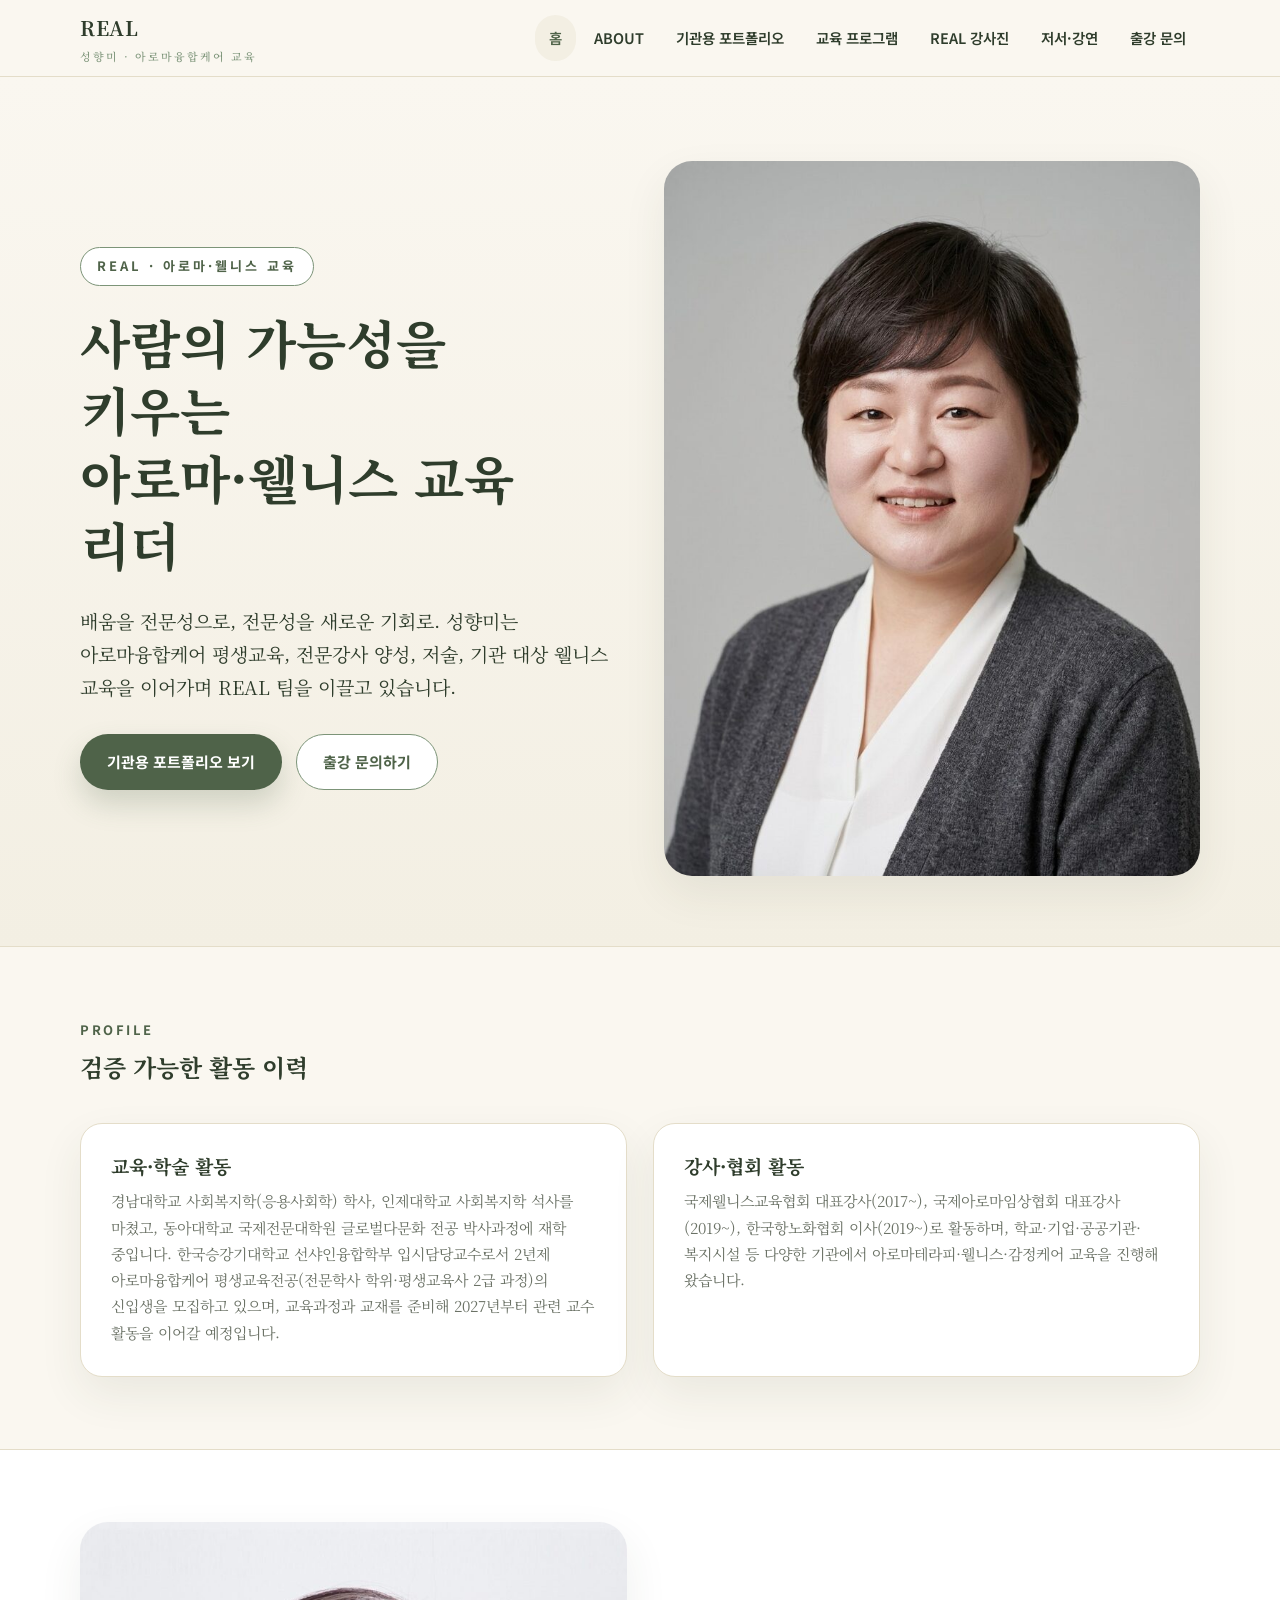
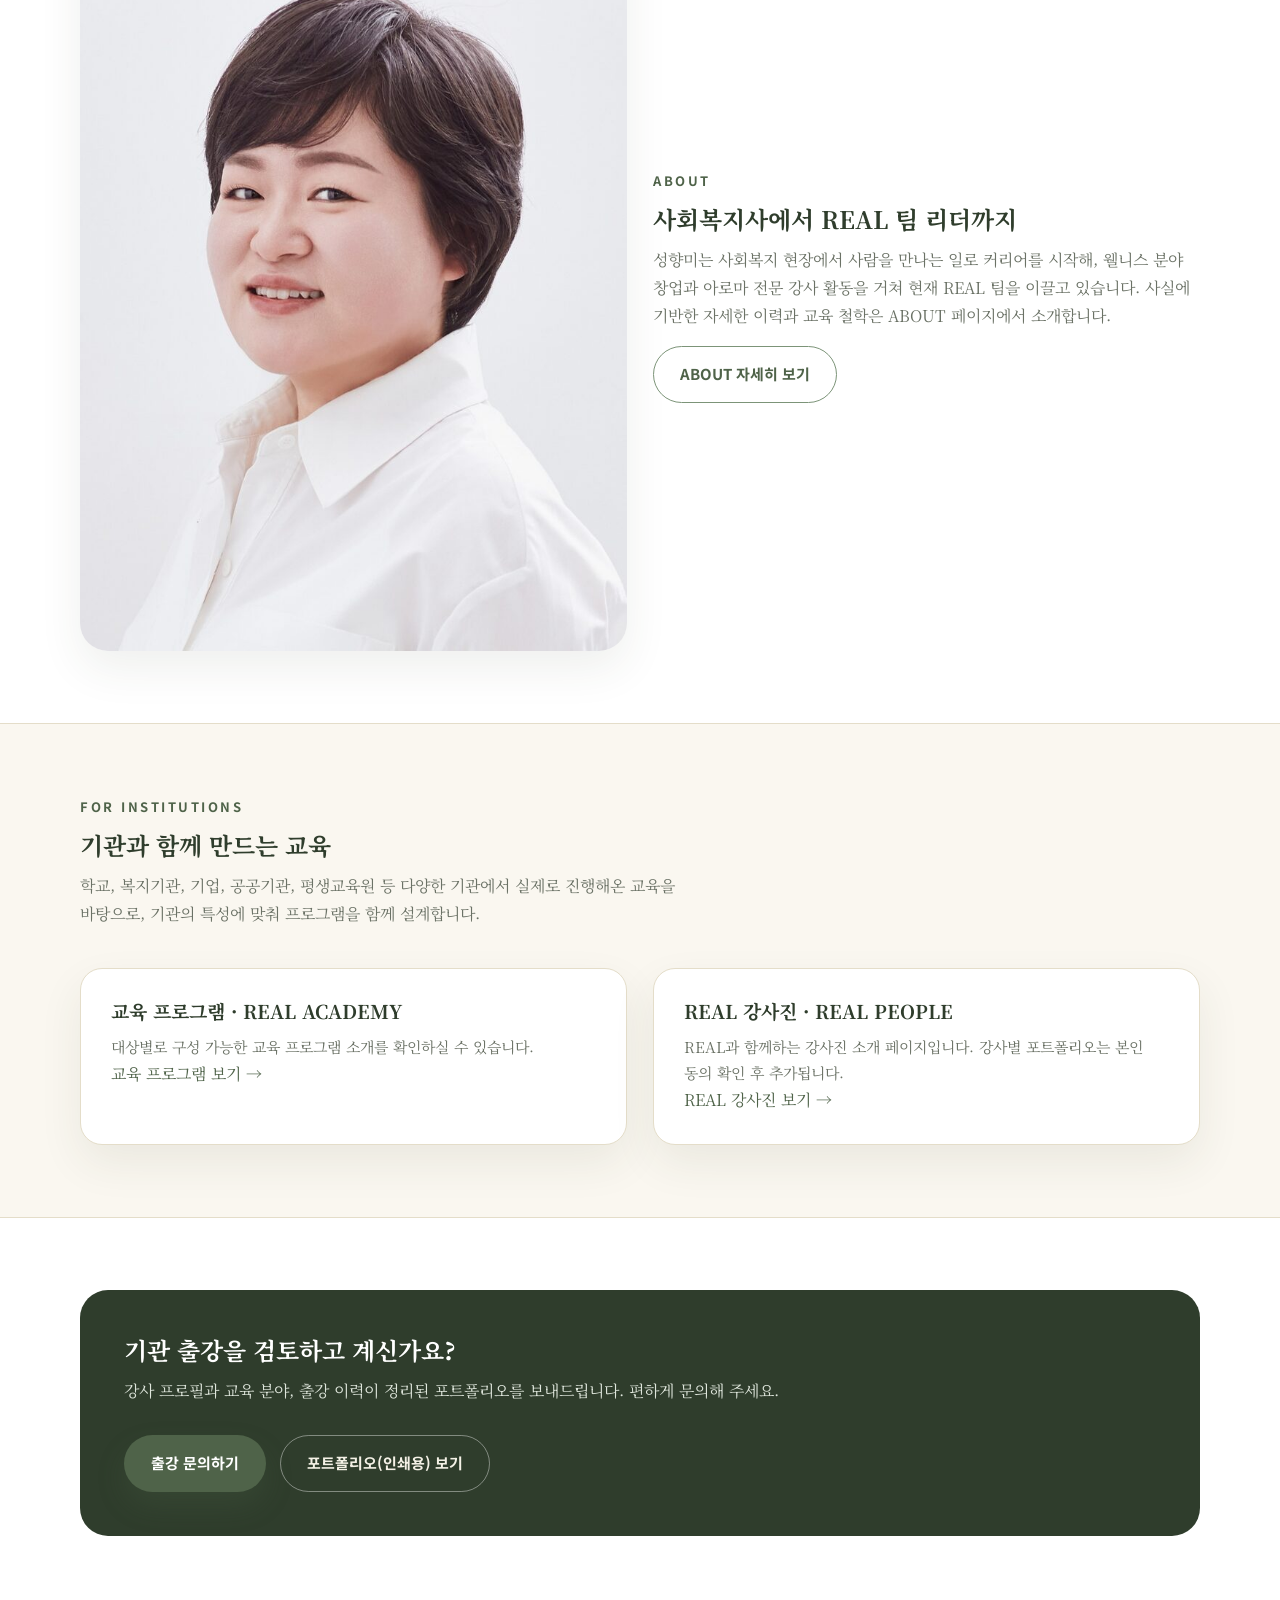
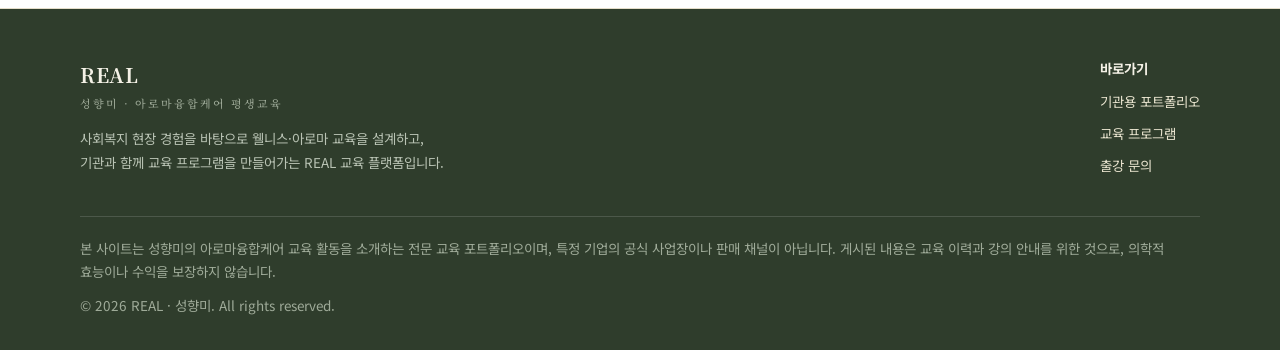
<file: real-brand/index.html>
<!doctype html>
<html lang="ko">
<head>
<meta charset="UTF-8" />
<meta name="viewport" content="width=device-width, initial-scale=1.0" />
<title>성향미 | REAL 아로마·웰니스 교육 리더</title>
<meta name="description" content="사람의 가능성을 키우는 아로마·웰니스 교육 리더 성향미. 평생교육 전문가, 교육과정 기획자, 전문강사 양성가, 저자, 교육 컨설턴트로서의 활동을 소개합니다." />
<link rel="canonical" href="https://real.aroma1004.com/" />
<meta name="robots" content="index,follow" />
<link rel="icon" href="data:image/svg+xml,%3Csvg xmlns='http://www.w3.org/2000/svg' viewBox='0 0 32 32'%3E%3Ccircle cx='16' cy='16' r='15' fill='%23f3efe3'/%3E%3Cpath d='M16 6c5 4 8 8 8 13a8 8 0 0 1-16 0c0-5 3-9 8-13Z' fill='none' stroke='%234f6349' stroke-width='2'/%3E%3C/svg%3E" />
<meta property="og:type" content="website" />
<meta property="og:site_name" content="REAL · 성향미" />
<meta property="og:title" content="성향미 | REAL 아로마·웰니스 교육 리더" />
<meta property="og:description" content="사람의 가능성을 키우는 아로마·웰니스 교육 리더 성향미. 평생교육 전문가, 교육과정 기획자, 전문강사 양성가, 저자, 교육 컨설턴트로서의 활동을 소개합니다." />
<meta property="og:url" content="https://real.aroma1004.com/" />
<meta name="twitter:card" content="summary" />
<link rel="preconnect" href="https://fonts.googleapis.com">
<link rel="preconnect" href="https://fonts.gstatic.com" crossorigin>
<link href="https://fonts.googleapis.com/css2?family=Noto+Serif+KR:wght@500;700;900&family=Noto+Sans+KR:wght@400;500;600;700;800&display=swap" rel="stylesheet">
<link rel="stylesheet" href="assets/style.css" />
</head>
<body>
  <header class="site-header">
    <div class="container nav">
      <a href="index.html" class="brand">REAL<small>성향미 · 아로마융합케어 교육</small></a>
      <button class="nav-toggle btn btn-outline no-print" id="navToggle" aria-label="메뉴 열기" aria-expanded="false">메뉴</button>
      <nav class="nav-links" id="navLinks">
        <a href="index.html" aria-current="page">홈</a>
        <a href="about.html">ABOUT</a>
        <a href="portfolio.html">기관용 포트폴리오</a>
        <a href="programs.html">교육 프로그램</a>
        <a href="team.html">REAL 강사진</a>
        <a href="publications.html">저서·강연</a>
        <a href="contact.html">출강 문의</a>
      </nav>
    </div>
  </header>

  <main>

    <section class="hero">
      <div class="container grid grid-2" style="align-items:center;gap:48px">
        <div>
          <span class="eyebrow">REAL · 아로마·웰니스 교육</span>
          <h1>사람의 가능성을 키우는<br>아로마·웰니스 교육 리더</h1>
          <p class="lede">
            배움을 전문성으로, 전문성을 새로운 기회로. 성향미는 아로마융합케어 평생교육,
            전문강사 양성, 저술, 기관 대상 웰니스 교육을 이어가며 REAL 팀을 이끌고 있습니다.
          </p>
          <div class="hero-actions">
            <a class="btn btn-primary" href="portfolio.html">기관용 포트폴리오 보기</a>
            <a class="btn btn-outline" href="contact.html">출강 문의하기</a>
          </div>
        </div>
        <div>
          <img src="assets/photos/seonghyangmi-4.jpg" alt="성향미 프로필 사진" style="width:100%;border-radius:28px;box-shadow:var(--shadow)">
        </div>
      </div>
    </section>

    <section>
      <div class="container">
        <div class="section-head">
          <span class="tag">Profile</span>
          <h2>검증 가능한 활동 이력</h2>
        </div>
        <div class="grid grid-2">
          <div class="card">
            <h3>교육·학술 활동</h3>
            <p>
              경남대학교 사회복지학(응용사회학) 학사, 인제대학교 사회복지학 석사를 마쳤고,
              동아대학교 국제전문대학원 글로벌다문화 전공 박사과정에 재학 중입니다.
              한국승강기대학교 선샤인융합학부 입시담당교수로서 2년제 아로마융합케어
              평생교육전공(전문학사 학위·평생교육사 2급 과정)의 신입생을 모집하고 있으며,
              교육과정과 교재를 준비해 2027년부터 관련 교수 활동을 이어갈 예정입니다.
            </p>
          </div>
          <div class="card">
            <h3>강사·협회 활동</h3>
            <p>
              국제웰니스교육협회 대표강사(2017~), 국제아로마임상협회 대표강사(2019~),
              한국항노화협회 이사(2019~)로 활동하며, 학교·기업·공공기관·복지시설 등
              다양한 기관에서 아로마테라피·웰니스·감정케어 교육을 진행해 왔습니다.
            </p>
          </div>
        </div>
      </div>
    </section>

    <section class="section-alt">
      <div class="container grid grid-2" style="align-items:center">
        <div>
          <img src="assets/photos/seonghyangmi-1.jpg" alt="성향미 프로필 사진" style="width:100%;border-radius:28px;box-shadow:var(--shadow)">
        </div>
        <div>
          <span class="tag">About</span>
          <h2>사회복지사에서 REAL 팀 리더까지</h2>
          <p>
            성향미는 사회복지 현장에서 사람을 만나는 일로 커리어를 시작해, 웰니스 분야
            창업과 아로마 전문 강사 활동을 거쳐 현재 REAL 팀을 이끌고 있습니다. 사실에
            기반한 자세한 이력과 교육 철학은 ABOUT 페이지에서 소개합니다.
          </p>
          <a class="btn btn-outline" href="about.html">ABOUT 자세히 보기</a>
        </div>
      </div>
    </section>

    <section>
      <div class="container">
        <div class="section-head">
          <span class="tag">For Institutions</span>
          <h2>기관과 함께 만드는 교육</h2>
          <p class="lede" style="font-size:16px">
            학교, 복지기관, 기업, 공공기관, 평생교육원 등 다양한 기관에서 실제로 진행해온
            교육을 바탕으로, 기관의 특성에 맞춰 프로그램을 함께 설계합니다.
          </p>
        </div>
        <div class="grid grid-2">
          <div class="card">
            <h3>교육 프로그램 · REAL ACADEMY</h3>
            <p>대상별로 구성 가능한 교육 프로그램 소개를 확인하실 수 있습니다.</p>
            <a href="programs.html">교육 프로그램 보기 →</a>
          </div>
          <div class="card">
            <h3>REAL 강사진 · REAL PEOPLE</h3>
            <p>REAL과 함께하는 강사진 소개 페이지입니다. 강사별 포트폴리오는 본인 동의 확인 후 추가됩니다.</p>
            <a href="team.html">REAL 강사진 보기 →</a>
          </div>
        </div>
      </div>
    </section>

    <section class="section-alt">
      <div class="container">
        <div class="contact-card">
          <h2>기관 출강을 검토하고 계신가요?</h2>
          <p>강사 프로필과 교육 분야, 출강 이력이 정리된 포트폴리오를 보내드립니다. 편하게 문의해 주세요.</p>
          <div class="hero-actions">
            <a class="btn btn-primary" href="contact.html">출강 문의하기</a>
            <a class="btn btn-outline" style="background:transparent;color:#f4f1e6;border-color:rgba(255,255,255,.4)" href="portfolio.html">포트폴리오(인쇄용) 보기</a>
          </div>
        </div>
      </div>
    </section>

  </main>
  <footer>
    <div class="container footer-grid">
      <div>
        <div class="brand" style="color:#f4f1e6">REAL<small style="color:#9fab99">성향미 · 아로마융합케어 평생교육</small></div>
        <p style="margin-top:14px;max-width:46ch;color:#b9c3b4">
          사회복지 현장 경험을 바탕으로 웰니스·아로마 교육을 설계하고,
          기관과 함께 교육 프로그램을 만들어가는 REAL 교육 플랫폼입니다.
        </p>
      </div>
      <div>
        <div style="font-weight:700;color:#f4f1e6;margin-bottom:10px">바로가기</div>
        <div style="display:flex;flex-direction:column;gap:8px">
          <a href="portfolio.html">기관용 포트폴리오</a>
          <a href="programs.html">교육 프로그램</a>
          <a href="contact.html">출강 문의</a>
        </div>
      </div>
    </div>
    <div class="container footer-legal">
      <p style="margin:0;color:#9fab99">
        본 사이트는 성향미의 아로마융합케어 교육 활동을 소개하는 전문 교육 포트폴리오이며,
        특정 기업의 공식 사업장이나 판매 채널이 아닙니다. 게시된 내용은 교육 이력과 강의 안내를 위한 것으로,
        의학적 효능이나 수익을 보장하지 않습니다.
      </p>
      <p style="margin:10px 0 0;color:#9fab99">&copy; <span id="year"></span> REAL · 성향미. All rights reserved.</p>
    </div>
  </footer>
  <script>
    document.getElementById('year').textContent = new Date().getFullYear();
    var navToggle = document.getElementById('navToggle');
    var navLinks = document.getElementById('navLinks');
    navToggle.addEventListener('click', function(){
      var open = navLinks.classList.toggle('open');
      navToggle.setAttribute('aria-expanded', open ? 'true' : 'false');
    });
  </script>

</body>
</html>
</file>
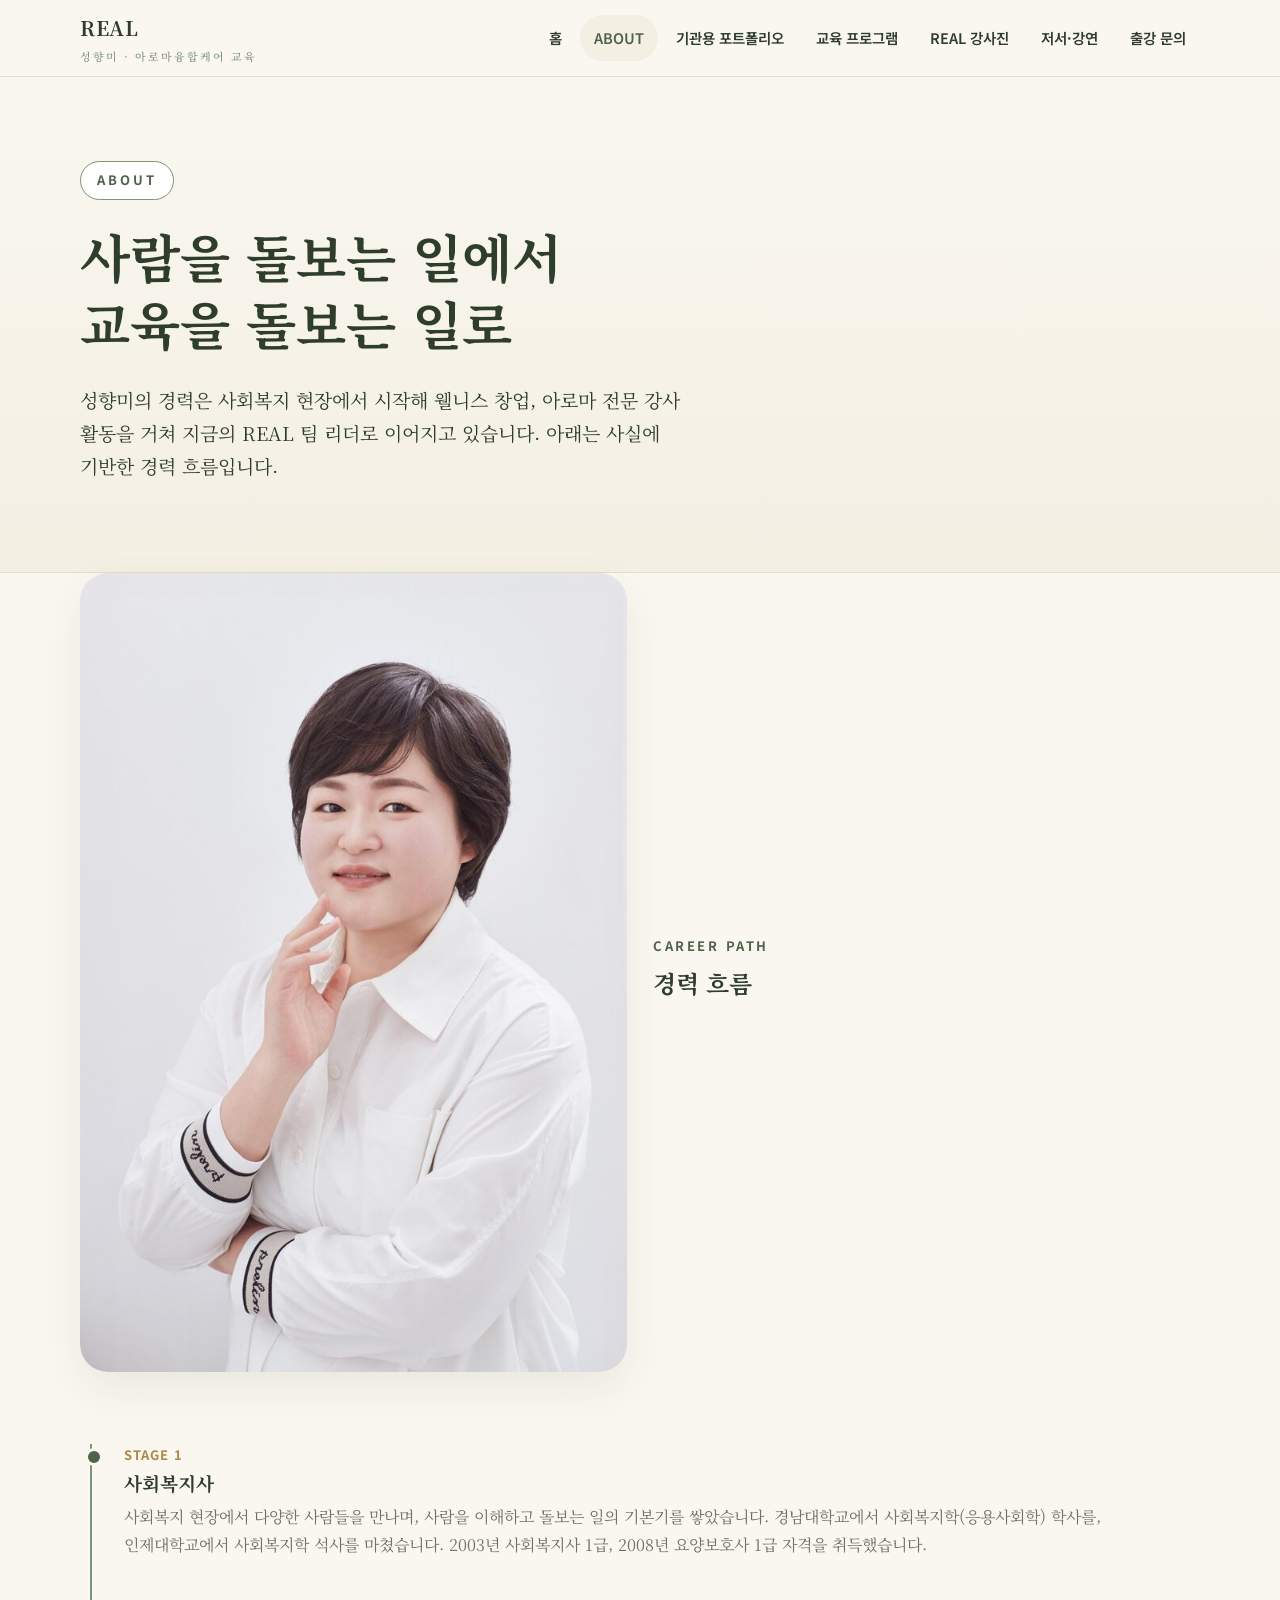
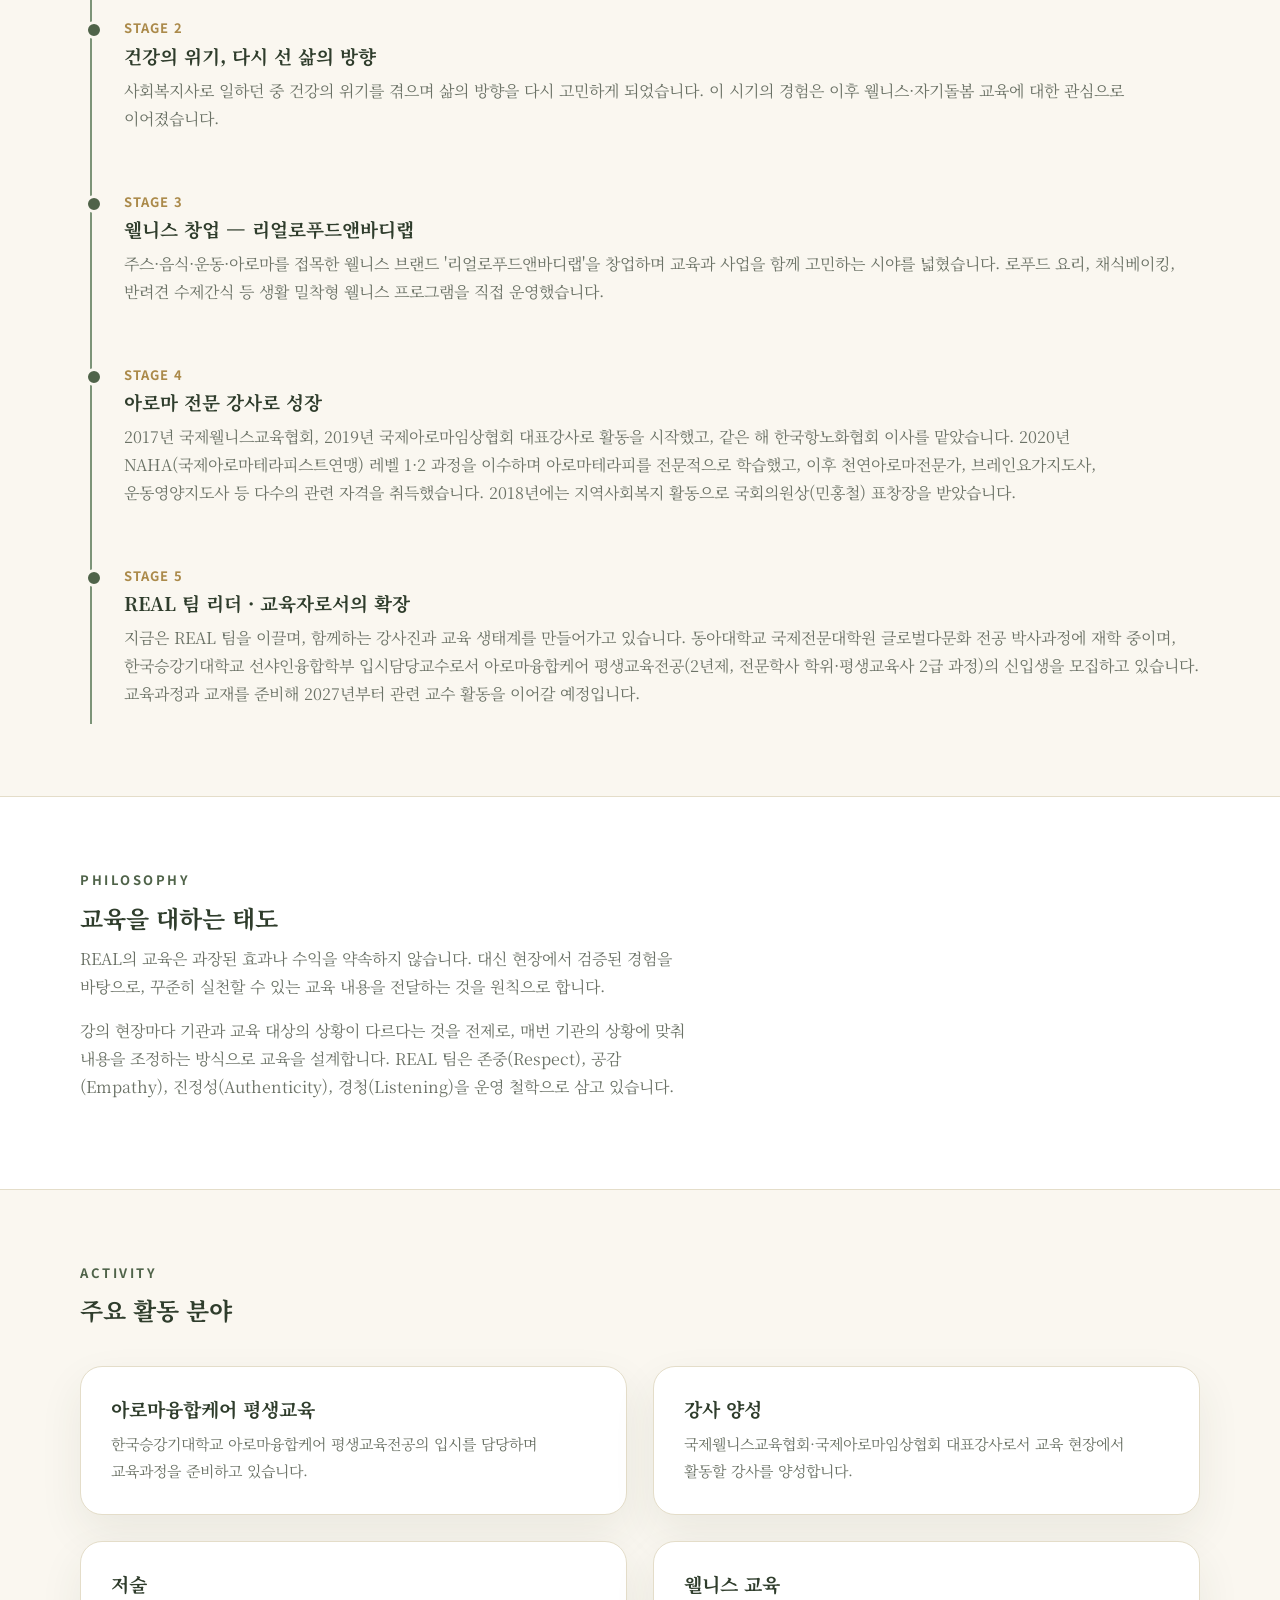
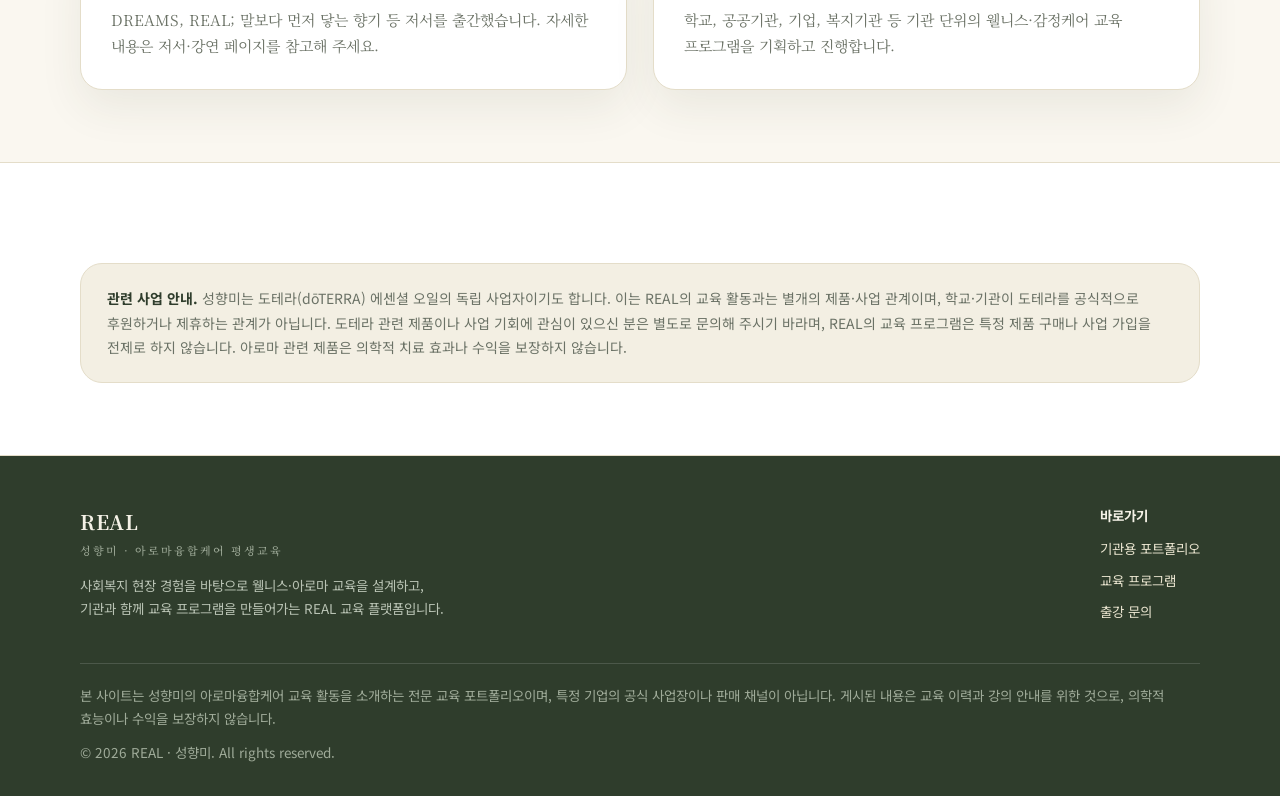
<file: real-brand/about.html>
<!doctype html>
<html lang="ko">
<head>
<meta charset="UTF-8" />
<meta name="viewport" content="width=device-width, initial-scale=1.0" />
<title>ABOUT · 성향미 | REAL</title>
<meta name="description" content="사회복지사에서 웰니스 창업, 아로마 전문강사를 거쳐 REAL 팀 리더로 이어진 성향미의 사실 기반 경력과 교육 철학을 소개합니다." />
<link rel="canonical" href="https://real.aroma1004.com/about.html" />
<meta name="robots" content="index,follow" />
<link rel="icon" href="data:image/svg+xml,%3Csvg xmlns='http://www.w3.org/2000/svg' viewBox='0 0 32 32'%3E%3Ccircle cx='16' cy='16' r='15' fill='%23f3efe3'/%3E%3Cpath d='M16 6c5 4 8 8 8 13a8 8 0 0 1-16 0c0-5 3-9 8-13Z' fill='none' stroke='%234f6349' stroke-width='2'/%3E%3C/svg%3E" />
<meta property="og:type" content="website" />
<meta property="og:site_name" content="REAL · 성향미" />
<meta property="og:title" content="ABOUT · 성향미 | REAL" />
<meta property="og:description" content="사회복지사에서 웰니스 창업, 아로마 전문강사를 거쳐 REAL 팀 리더로 이어진 성향미의 사실 기반 경력과 교육 철학을 소개합니다." />
<meta property="og:url" content="https://real.aroma1004.com/about.html" />
<meta name="twitter:card" content="summary" />
<link rel="preconnect" href="https://fonts.googleapis.com">
<link rel="preconnect" href="https://fonts.gstatic.com" crossorigin>
<link href="https://fonts.googleapis.com/css2?family=Noto+Serif+KR:wght@500;700;900&family=Noto+Sans+KR:wght@400;500;600;700;800&display=swap" rel="stylesheet">
<link rel="stylesheet" href="assets/style.css" />
</head>
<body>
  <header class="site-header">
    <div class="container nav">
      <a href="index.html" class="brand">REAL<small>성향미 · 아로마융합케어 교육</small></a>
      <button class="nav-toggle btn btn-outline no-print" id="navToggle" aria-label="메뉴 열기" aria-expanded="false">메뉴</button>
      <nav class="nav-links" id="navLinks">
        <a href="index.html">홈</a>
        <a href="about.html" aria-current="page">ABOUT</a>
        <a href="portfolio.html">기관용 포트폴리오</a>
        <a href="programs.html">교육 프로그램</a>
        <a href="team.html">REAL 강사진</a>
        <a href="publications.html">저서·강연</a>
        <a href="contact.html">출강 문의</a>
      </nav>
    </div>
  </header>

  <main>

    <section class="hero">
      <div class="container">
        <span class="eyebrow">ABOUT</span>
        <h1>사람을 돌보는 일에서<br>교육을 돌보는 일로</h1>
        <p class="lede">
          성향미의 경력은 사회복지 현장에서 시작해 웰니스 창업, 아로마 전문 강사 활동을 거쳐
          지금의 REAL 팀 리더로 이어지고 있습니다. 아래는 사실에 기반한 경력 흐름입니다.
        </p>
      </div>
    </section>

    <section style="padding-top:0">
      <div class="container grid grid-2" style="align-items:center">
        <img src="assets/photos/seonghyangmi-2.jpg" alt="성향미 프로필 사진" style="width:100%;border-radius:28px;box-shadow:var(--shadow)">
        <div>
          <span class="tag">Career Path</span>
          <h2>경력 흐름</h2>
        </div>
      </div>
    </section>

    <section style="padding-top:0">
      <div class="container">
        <div class="timeline">
          <div class="timeline-item">
            <div class="timeline-stage">STAGE 1</div>
            <h3>사회복지사</h3>
            <p>
              사회복지 현장에서 다양한 사람들을 만나며, 사람을 이해하고 돌보는 일의 기본기를
              쌓았습니다. 경남대학교에서 사회복지학(응용사회학) 학사를, 인제대학교에서
              사회복지학 석사를 마쳤습니다. 2003년 사회복지사 1급, 2008년 요양보호사 1급
              자격을 취득했습니다.
            </p>
          </div>
          <div class="timeline-item">
            <div class="timeline-stage">STAGE 2</div>
            <h3>건강의 위기, 다시 선 삶의 방향</h3>
            <p>
              사회복지사로 일하던 중 건강의 위기를 겪으며 삶의 방향을 다시 고민하게 되었습니다.
              이 시기의 경험은 이후 웰니스·자기돌봄 교육에 대한 관심으로 이어졌습니다.
            </p>
          </div>
          <div class="timeline-item">
            <div class="timeline-stage">STAGE 3</div>
            <h3>웰니스 창업 — 리얼로푸드앤바디랩</h3>
            <p>
              주스·음식·운동·아로마를 접목한 웰니스 브랜드 '리얼로푸드앤바디랩'을 창업하며
              교육과 사업을 함께 고민하는 시야를 넓혔습니다. 로푸드 요리, 채식베이킹, 반려견
              수제간식 등 생활 밀착형 웰니스 프로그램을 직접 운영했습니다.
            </p>
          </div>
          <div class="timeline-item">
            <div class="timeline-stage">STAGE 4</div>
            <h3>아로마 전문 강사로 성장</h3>
            <p>
              2017년 국제웰니스교육협회, 2019년 국제아로마임상협회 대표강사로 활동을 시작했고,
              같은 해 한국항노화협회 이사를 맡았습니다. 2020년 NAHA(국제아로마테라피스트연맹)
              레벨 1·2 과정을 이수하며 아로마테라피를 전문적으로 학습했고, 이후 천연아로마전문가,
              브레인요가지도사, 운동영양지도사 등 다수의 관련 자격을 취득했습니다. 2018년에는
              지역사회복지 활동으로 국회의원상(민홍철) 표창장을 받았습니다.
            </p>
          </div>
          <div class="timeline-item">
            <div class="timeline-stage">STAGE 5</div>
            <h3>REAL 팀 리더 · 교육자로서의 확장</h3>
            <p>
              지금은 REAL 팀을 이끌며, 함께하는 강사진과 교육 생태계를 만들어가고 있습니다.
              동아대학교 국제전문대학원 글로벌다문화 전공 박사과정에 재학 중이며, 한국승강기대학교
              선샤인융합학부 입시담당교수로서 아로마융합케어 평생교육전공(2년제, 전문학사
              학위·평생교육사 2급 과정)의 신입생을 모집하고 있습니다. 교육과정과 교재를
              준비해 2027년부터 관련 교수 활동을 이어갈 예정입니다.
            </p>
          </div>
        </div>
      </div>
    </section>

    <section class="section-alt">
      <div class="container">
        <span class="tag">Philosophy</span>
        <h2>교육을 대하는 태도</h2>
        <p style="max-width:68ch">
          REAL의 교육은 과장된 효과나 수익을 약속하지 않습니다. 대신 현장에서 검증된
          경험을 바탕으로, 꾸준히 실천할 수 있는 교육 내용을 전달하는 것을 원칙으로 합니다.
        </p>
        <p style="max-width:68ch">
          강의 현장마다 기관과 교육 대상의 상황이 다르다는 것을 전제로, 매번 기관의 상황에
          맞춰 내용을 조정하는 방식으로 교육을 설계합니다. REAL 팀은 존중(Respect), 공감(Empathy),
          진정성(Authenticity), 경청(Listening)을 운영 철학으로 삼고 있습니다.
        </p>
      </div>
    </section>

    <section>
      <div class="container">
        <div class="section-head">
          <span class="tag">Activity</span>
          <h2>주요 활동 분야</h2>
        </div>
        <div class="grid grid-2">
          <div class="card"><h3>아로마융합케어 평생교육</h3><p>한국승강기대학교 아로마융합케어 평생교육전공의 입시를 담당하며 교육과정을 준비하고 있습니다.</p></div>
          <div class="card"><h3>강사 양성</h3><p>국제웰니스교육협회·국제아로마임상협회 대표강사로서 교육 현장에서 활동할 강사를 양성합니다.</p></div>
          <div class="card"><h3>저술</h3><p>DREAMS, REAL; 말보다 먼저 닿는 향기 등 저서를 출간했습니다. 자세한 내용은 저서·강연 페이지를 참고해 주세요.</p></div>
          <div class="card"><h3>웰니스 교육</h3><p>학교, 공공기관, 기업, 복지기관 등 기관 단위의 웰니스·감정케어 교육 프로그램을 기획하고 진행합니다.</p></div>
        </div>
      </div>
    </section>

    <section class="section-alt">
      <div class="container">
        <div class="notice-box">
          <strong>관련 사업 안내.</strong> 성향미는 도테라(dōTERRA) 에센셜 오일의 독립 사업자이기도
          합니다. 이는 REAL의 교육 활동과는 별개의 제품·사업 관계이며, 학교·기관이 도테라를
          공식적으로 후원하거나 제휴하는 관계가 아닙니다. 도테라 관련 제품이나 사업 기회에
          관심이 있으신 분은 별도로 문의해 주시기 바라며, REAL의 교육 프로그램은 특정 제품
          구매나 사업 가입을 전제로 하지 않습니다. 아로마 관련 제품은 의학적 치료 효과나
          수익을 보장하지 않습니다.
        </div>
      </div>
    </section>

  </main>
  <footer>
    <div class="container footer-grid">
      <div>
        <div class="brand" style="color:#f4f1e6">REAL<small style="color:#9fab99">성향미 · 아로마융합케어 평생교육</small></div>
        <p style="margin-top:14px;max-width:46ch;color:#b9c3b4">
          사회복지 현장 경험을 바탕으로 웰니스·아로마 교육을 설계하고,
          기관과 함께 교육 프로그램을 만들어가는 REAL 교육 플랫폼입니다.
        </p>
      </div>
      <div>
        <div style="font-weight:700;color:#f4f1e6;margin-bottom:10px">바로가기</div>
        <div style="display:flex;flex-direction:column;gap:8px">
          <a href="portfolio.html">기관용 포트폴리오</a>
          <a href="programs.html">교육 프로그램</a>
          <a href="contact.html">출강 문의</a>
        </div>
      </div>
    </div>
    <div class="container footer-legal">
      <p style="margin:0;color:#9fab99">
        본 사이트는 성향미의 아로마융합케어 교육 활동을 소개하는 전문 교육 포트폴리오이며,
        특정 기업의 공식 사업장이나 판매 채널이 아닙니다. 게시된 내용은 교육 이력과 강의 안내를 위한 것으로,
        의학적 효능이나 수익을 보장하지 않습니다.
      </p>
      <p style="margin:10px 0 0;color:#9fab99">&copy; <span id="year"></span> REAL · 성향미. All rights reserved.</p>
    </div>
  </footer>
  <script>
    document.getElementById('year').textContent = new Date().getFullYear();
    var navToggle = document.getElementById('navToggle');
    var navLinks = document.getElementById('navLinks');
    navToggle.addEventListener('click', function(){
      var open = navLinks.classList.toggle('open');
      navToggle.setAttribute('aria-expanded', open ? 'true' : 'false');
    });
  </script>

</body>
</html>
</file>
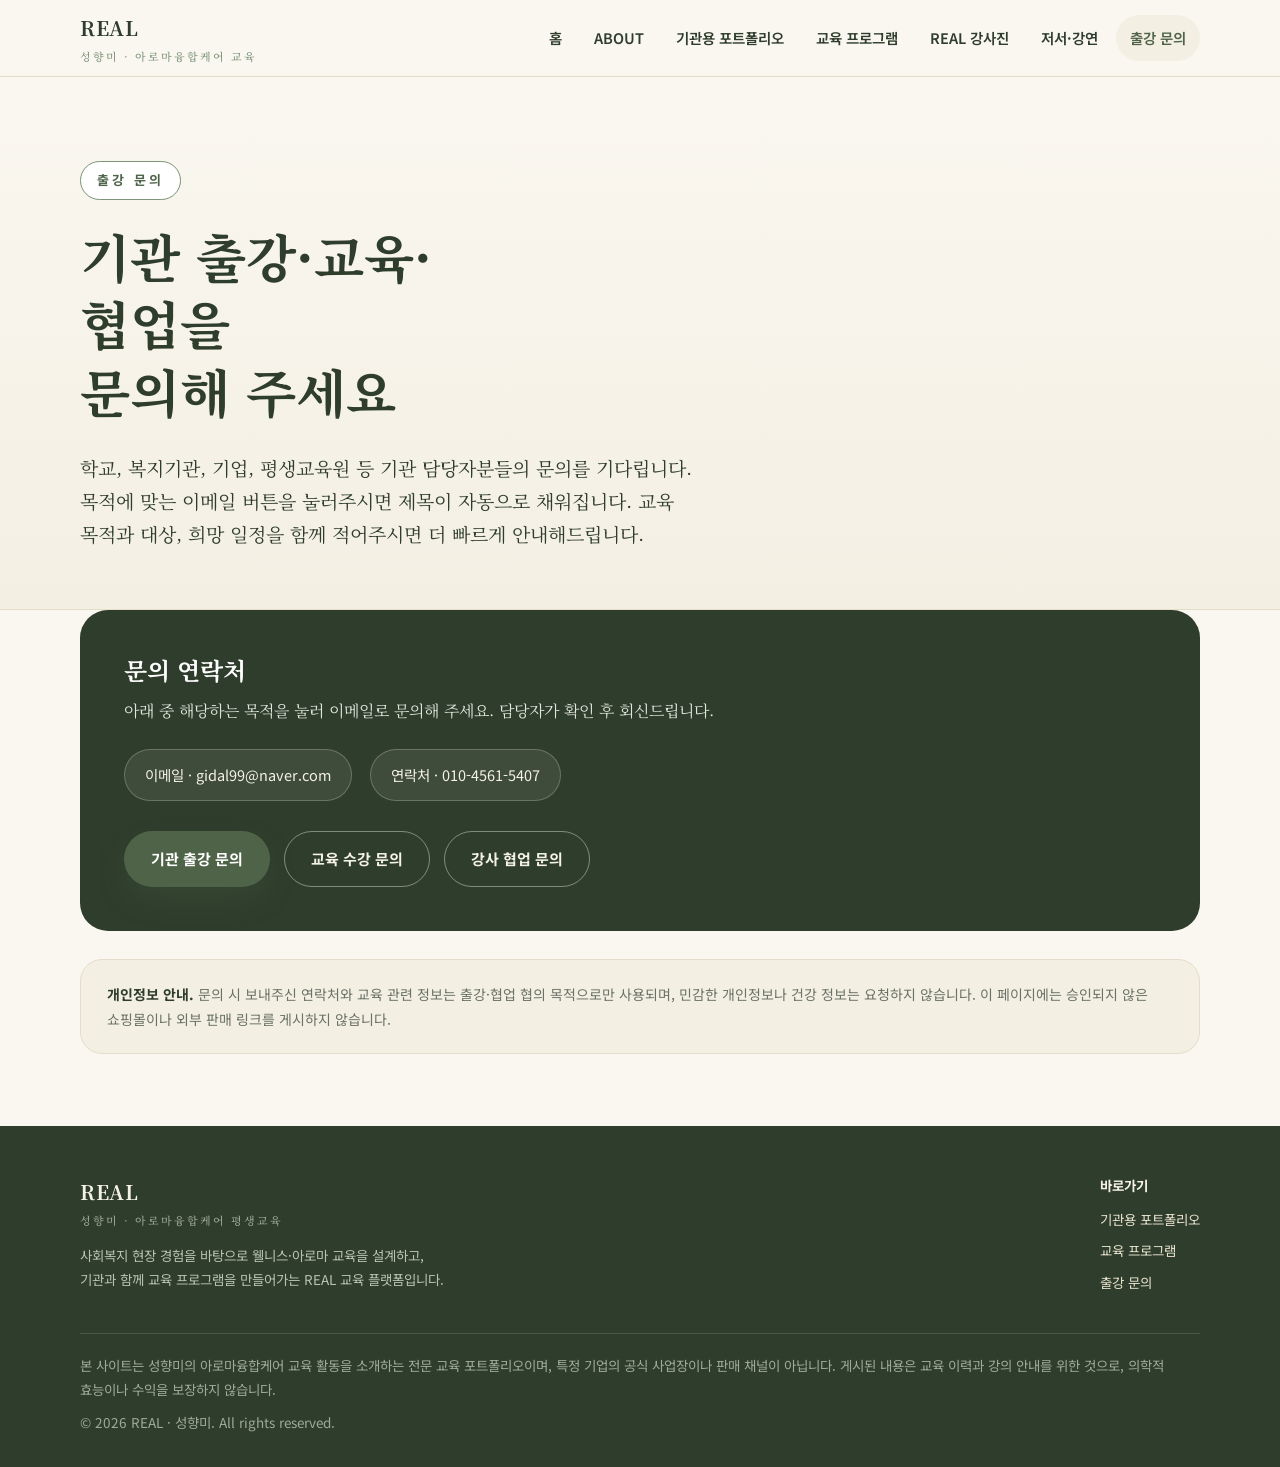
<file: real-brand/contact.html>
<!doctype html>
<html lang="ko">
<head>
<meta charset="UTF-8" />
<meta name="viewport" content="width=device-width, initial-scale=1.0" />
<title>기관 출강 문의 | REAL</title>
<meta name="description" content="학교, 복지기관, 기업, 평생교육원 등 기관의 출강·교육·강사 협업 문의를 위한 REAL 공식 연락 경로입니다." />
<link rel="canonical" href="https://real.aroma1004.com/contact.html" />
<meta name="robots" content="index,follow" />
<link rel="icon" href="data:image/svg+xml,%3Csvg xmlns='http://www.w3.org/2000/svg' viewBox='0 0 32 32'%3E%3Ccircle cx='16' cy='16' r='15' fill='%23f3efe3'/%3E%3Cpath d='M16 6c5 4 8 8 8 13a8 8 0 0 1-16 0c0-5 3-9 8-13Z' fill='none' stroke='%234f6349' stroke-width='2'/%3E%3C/svg%3E" />
<meta property="og:type" content="website" />
<meta property="og:site_name" content="REAL · 성향미" />
<meta property="og:title" content="기관 출강 문의 | REAL" />
<meta property="og:description" content="학교, 복지기관, 기업, 평생교육원 등 기관의 출강·교육·강사 협업 문의를 위한 REAL 공식 연락 경로입니다." />
<meta property="og:url" content="https://real.aroma1004.com/contact.html" />
<meta name="twitter:card" content="summary" />
<link rel="preconnect" href="https://fonts.googleapis.com">
<link rel="preconnect" href="https://fonts.gstatic.com" crossorigin>
<link href="https://fonts.googleapis.com/css2?family=Noto+Serif+KR:wght@500;700;900&family=Noto+Sans+KR:wght@400;500;600;700;800&display=swap" rel="stylesheet">
<link rel="stylesheet" href="assets/style.css" />
</head>
<body>
  <header class="site-header">
    <div class="container nav">
      <a href="index.html" class="brand">REAL<small>성향미 · 아로마융합케어 교육</small></a>
      <button class="nav-toggle btn btn-outline no-print" id="navToggle" aria-label="메뉴 열기" aria-expanded="false">메뉴</button>
      <nav class="nav-links" id="navLinks">
        <a href="index.html">홈</a>
        <a href="about.html">ABOUT</a>
        <a href="portfolio.html">기관용 포트폴리오</a>
        <a href="programs.html">교육 프로그램</a>
        <a href="team.html">REAL 강사진</a>
        <a href="publications.html">저서·강연</a>
        <a href="contact.html" aria-current="page">출강 문의</a>
      </nav>
    </div>
  </header>

  <main>

    <section class="hero" style="padding-bottom:40px">
      <div class="container">
        <span class="eyebrow">출강 문의</span>
        <h1>기관 출강·교육·협업을<br>문의해 주세요</h1>
        <p class="lede">
          학교, 복지기관, 기업, 평생교육원 등 기관 담당자분들의 문의를 기다립니다. 목적에 맞는
          이메일 버튼을 눌러주시면 제목이 자동으로 채워집니다. 교육 목적과 대상, 희망 일정을
          함께 적어주시면 더 빠르게 안내해드립니다.
        </p>
      </div>
    </section>

    <section style="padding-top:0" id="quote">
      <div class="container">
        <div class="contact-card">
          <h2>문의 연락처</h2>
          <p>아래 중 해당하는 목적을 눌러 이메일로 문의해 주세요. 담당자가 확인 후 회신드립니다.</p>
          <div class="contact-row">
            <span class="contact-pill">이메일 · gidal99@naver.com</span>
            <span class="contact-pill">연락처 · 010-4561-5407</span>
          </div>
          <div class="hero-actions">
            <a class="btn btn-primary" href="mailto:gidal99@naver.com?subject=%5BREAL%5D%20%EA%B8%B0%EA%B4%80%20%EC%B6%9C%EA%B0%95%20%EB%AC%B8%EC%9D%98">기관 출강 문의</a>
            <a class="btn btn-outline" style="background:transparent;color:#f4f1e6;border-color:rgba(255,255,255,.4)" href="mailto:gidal99@naver.com?subject=%5BREAL%5D%20%EA%B5%90%EC%9C%A1%20%EC%88%98%EA%B0%95%20%EB%AC%B8%EC%9D%98">교육 수강 문의</a>
            <a class="btn btn-outline" style="background:transparent;color:#f4f1e6;border-color:rgba(255,255,255,.4)" href="mailto:gidal99@naver.com?subject=%5BREAL%5D%20%EA%B0%95%EC%82%AC%20%ED%98%91%EC%97%85%20%EB%AC%B8%EC%9D%98">강사 협업 문의</a>
          </div>
        </div>

        <div class="notice-box">
          <strong>개인정보 안내.</strong> 문의 시 보내주신 연락처와 교육 관련 정보는 출강·협업 협의
          목적으로만 사용되며, 민감한 개인정보나 건강 정보는 요청하지 않습니다. 이 페이지에는
          승인되지 않은 쇼핑몰이나 외부 판매 링크를 게시하지 않습니다.
        </div>
      </div>
    </section>

  </main>
  <footer>
    <div class="container footer-grid">
      <div>
        <div class="brand" style="color:#f4f1e6">REAL<small style="color:#9fab99">성향미 · 아로마융합케어 평생교육</small></div>
        <p style="margin-top:14px;max-width:46ch;color:#b9c3b4">
          사회복지 현장 경험을 바탕으로 웰니스·아로마 교육을 설계하고,
          기관과 함께 교육 프로그램을 만들어가는 REAL 교육 플랫폼입니다.
        </p>
      </div>
      <div>
        <div style="font-weight:700;color:#f4f1e6;margin-bottom:10px">바로가기</div>
        <div style="display:flex;flex-direction:column;gap:8px">
          <a href="portfolio.html">기관용 포트폴리오</a>
          <a href="programs.html">교육 프로그램</a>
          <a href="contact.html">출강 문의</a>
        </div>
      </div>
    </div>
    <div class="container footer-legal">
      <p style="margin:0;color:#9fab99">
        본 사이트는 성향미의 아로마융합케어 교육 활동을 소개하는 전문 교육 포트폴리오이며,
        특정 기업의 공식 사업장이나 판매 채널이 아닙니다. 게시된 내용은 교육 이력과 강의 안내를 위한 것으로,
        의학적 효능이나 수익을 보장하지 않습니다.
      </p>
      <p style="margin:10px 0 0;color:#9fab99">&copy; <span id="year"></span> REAL · 성향미. All rights reserved.</p>
    </div>
  </footer>
  <script>
    document.getElementById('year').textContent = new Date().getFullYear();
    var navToggle = document.getElementById('navToggle');
    var navLinks = document.getElementById('navLinks');
    navToggle.addEventListener('click', function(){
      var open = navLinks.classList.toggle('open');
      navToggle.setAttribute('aria-expanded', open ? 'true' : 'false');
    });
  </script>

</body>
</html>
</file>
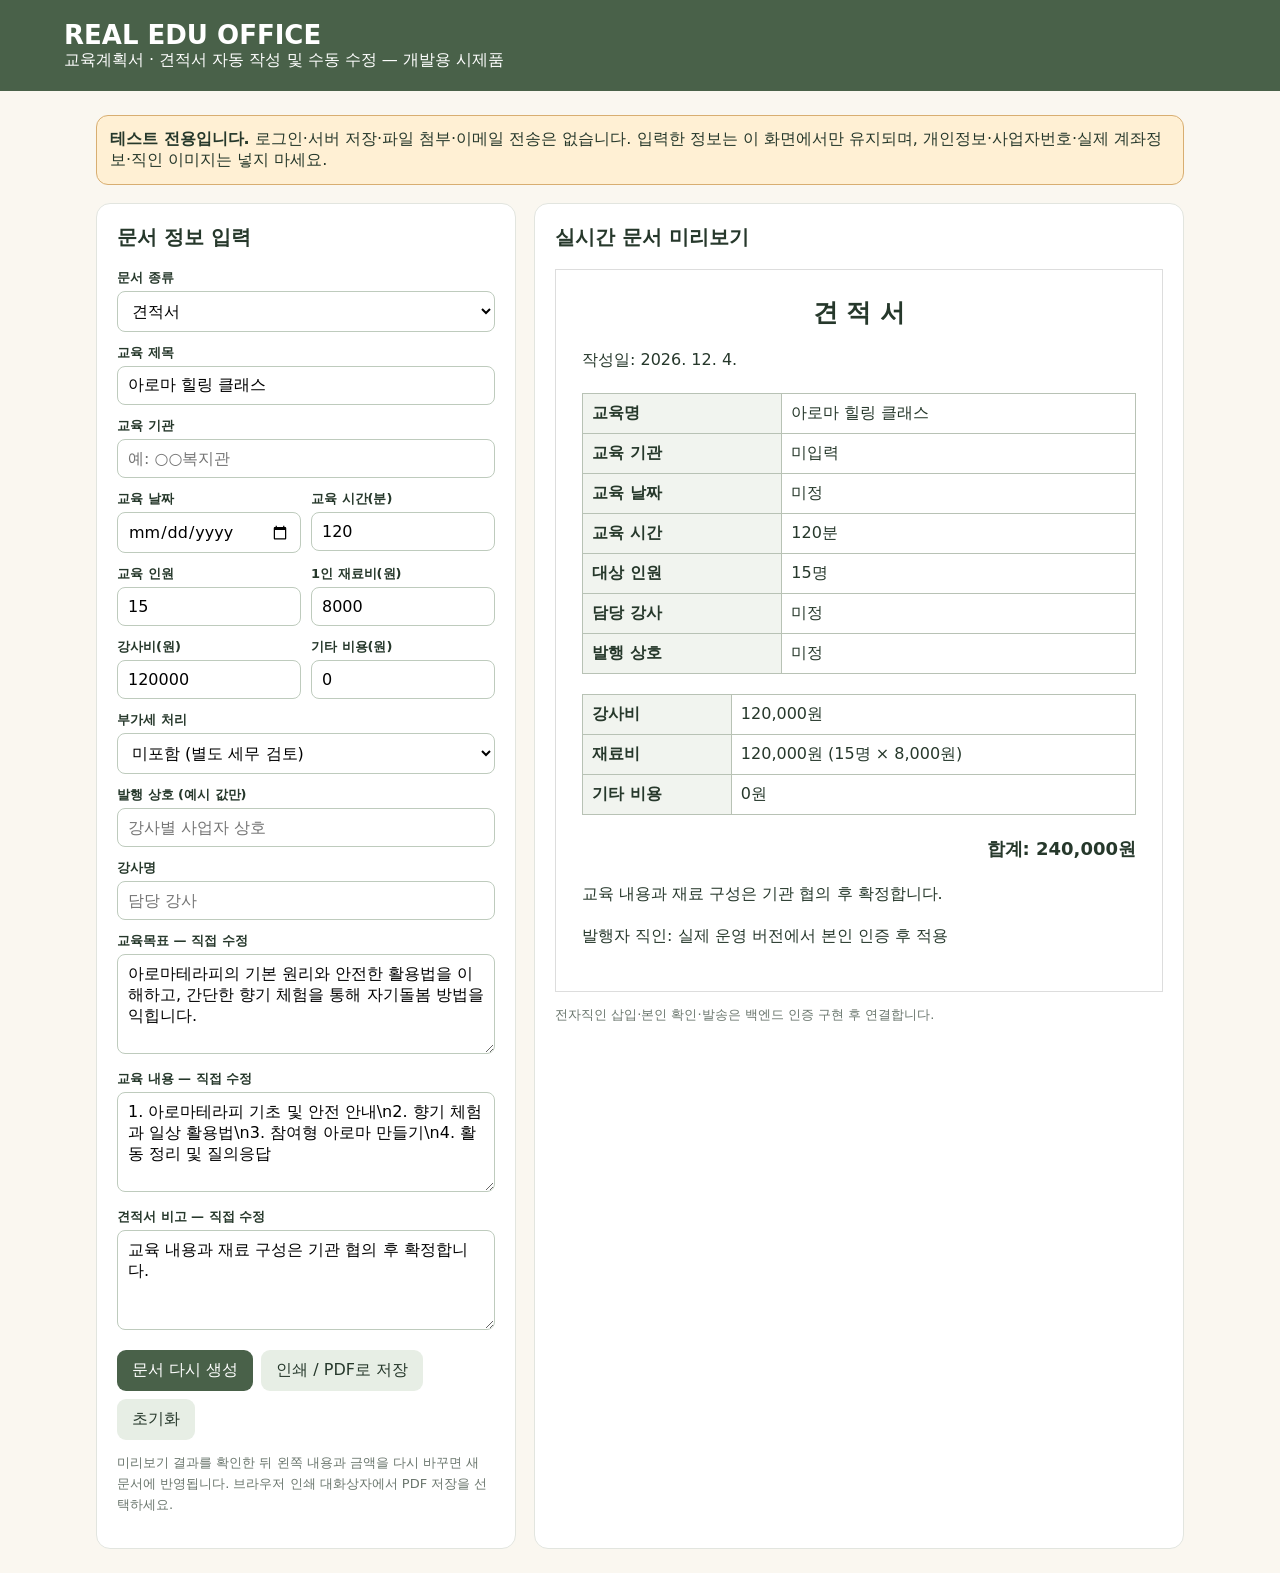
<file: real-brand/document-editor-prototype.html>
<!doctype html>
<html lang="ko"><head><meta charset="utf-8"><meta name="viewport" content="width=device-width, initial-scale=1">
<meta name="robots" content="noindex,nofollow"><title>REAL EDU OFFICE · 문서 작성 시제품</title>
<style>
*{box-sizing:border-box}body{font-family:system-ui,"Noto Sans KR",sans-serif;background:#faf7f0;color:#26382b;margin:0}header{background:#496149;color:white;padding:20px 5vw}main{max-width:1120px;margin:auto;padding:24px 16px}h1{font-size:26px;margin:0}h2{font-size:20px;margin:0 0 18px}p{line-height:1.6}.notice{background:#fff0d4;border:1px solid #d8ae71;padding:13px;border-radius:12px;margin-bottom:18px}.layout{display:grid;grid-template-columns:minmax(290px,420px) 1fr;gap:18px}.panel{padding:20px;border:1px solid #e2e5df;background:white;border-radius:14px}label{font-size:13px;font-weight:650;display:block;margin:12px 0 4px}input,textarea,select{font:inherit;width:100%;padding:9px 10px;border:1px solid #becbbd;border-radius:8px;background:white}textarea{min-height:100px;resize:vertical}.twocol{display:grid;grid-template-columns:1fr 1fr;gap:10px}.actions{display:flex;gap:8px;flex-wrap:wrap;margin-top:16px}button{font:inherit;cursor:pointer;border-radius:9px;padding:10px 15px;background:#496149;color:white;border:0}button.secondary{background:#e7eee5;color:#26382b}.preview{border:1px solid #ddd;background:#fff;padding:26px;min-height:480px}.preview h2{text-align:center;font-size:25px}.preview table{width:100%;border-collapse:collapse;margin:20px 0}td,th{border:1px solid #b8c2b5;padding:9px;text-align:left}th{background:#f1f4ef}.muted{color:#6a766d;font-size:13px}.total{font-weight:750;text-align:right;font-size:18px}.hidden{display:none}.small{font-size:13px;color:#6a766d}.field{white-space:pre-wrap;overflow-wrap:anywhere}@media(max-width:780px){.layout{grid-template-columns:1fr}.preview{padding:16px}}@media print{body{background:white}header,.formPanel,.notice,.actions,.small{display:none!important}.layout{display:block}.panel{border:0;padding:0}.preview{border:0;padding:0;min-height:0}main{padding:0}@page{size:A4;margin:17mm}}
</style></head><body>
<header><h1>REAL EDU OFFICE</h1><div>교육계획서 · 견적서 자동 작성 및 수동 수정 — 개발용 시제품</div></header>
<main>
<div class="notice"><strong>테스트 전용입니다.</strong> 로그인·서버 저장·파일 첨부·이메일 전송은 없습니다. 입력한 정보는 이 화면에서만 유지되며, 개인정보·사업자번호·실제 계좌정보·직인 이미지는 넣지 마세요.</div>
<div class="layout"><div class="panel formPanel"><h2>문서 정보 입력</h2>
<label for="kind">문서 종류</label><select id="kind"><option value="quote">견적서</option><option value="plan">교육계획서</option></select>
<label for="course">교육 제목</label><input id="course" value="아로마 힐링 클래스">
<label for="org">교육 기관</label><input id="org" placeholder="예: ○○복지관">
<div class="twocol"><div><label for="date">교육 날짜</label><input id="date" type="date"></div><div><label for="duration">교육 시간(분)</label><input id="duration" type="number" min="1" value="120"></div></div>
<div class="twocol"><div><label for="people">교육 인원</label><input id="people" type="number" min="0" value="15"></div><div><label for="materials">1인 재료비(원)</label><input id="materials" type="number" min="0" value="8000"></div></div>
<div class="twocol"><div><label for="fee">강사비(원)</label><input id="fee" type="number" min="0" value="120000"></div><div><label for="other">기타 비용(원)</label><input id="other" type="number" min="0" value="0"></div></div>
<label for="vat">부가세 처리</label><select id="vat"><option value="0">미포함 (별도 세무 검토)</option><option value="0.1">전체 금액에 10% 별도 계산 (예시)</option></select>
<label for="issuer">발행 상호 (예시 값만)</label><input id="issuer" placeholder="강사별 사업자 상호">
<label for="manager">강사명</label><input id="manager" placeholder="담당 강사">
<label for="objective">교육목표 — 직접 수정</label><textarea id="objective">아로마테라피의 기본 원리와 안전한 활용법을 이해하고, 간단한 향기 체험을 통해 자기돌봄 방법을 익힙니다.</textarea>
<label for="details">교육 내용 — 직접 수정</label><textarea id="details">1. 아로마테라피 기초 및 안전 안내\n2. 향기 체험과 일상 활용법\n3. 참여형 아로마 만들기\n4. 활동 정리 및 질의응답</textarea>
<label for="notes">견적서 비고 — 직접 수정</label><textarea id="notes">교육 내용과 재료 구성은 기관 협의 후 확정합니다.</textarea>
<div class="actions"><button id="render" type="button">문서 다시 생성</button><button id="print" class="secondary" type="button">인쇄 / PDF로 저장</button><button id="reset" class="secondary" type="button">초기화</button></div>
<p class="small">미리보기 결과를 확인한 뒤 왼쪽 내용과 금액을 다시 바꾸면 새 문서에 반영됩니다. 브라우저 인쇄 대화상자에서 PDF 저장을 선택하세요.</p>
</div>
<div class="panel"><h2>실시간 문서 미리보기</h2><div id="preview" class="preview" aria-live="polite"></div><p class="small">전자직인 삽입·본인 확인·발송은 백엔드 인증 구현 후 연결합니다.</p></div></div></main>
<script>
(function(){
"use strict";
const keys=["kind","course","org","date","duration","people","materials","fee","other","vat","issuer","manager","objective","details","notes"];
const el=id=>document.getElementById(id);
const fmt=n=>Math.round(n).toLocaleString("ko-KR")+"원";
const num=id=>Math.max(0,Number(el(id).value)||0);
const clean=id=>el(id).value.trim();
function node(tag,text){const e=document.createElement(tag);e.textContent=text;return e;}
function row(table,label,value){const tr=document.createElement("tr");tr.append(node("th",label),node("td",value));table.append(tr);}
function build(){
 const p=el("preview");p.replaceChildren();
 const kind=clean("kind");
 p.append(node("h2",kind==="quote"?"견 적 서":"교 육 계 획 서"));
 p.append(node("p","작성일: "+new Date().toLocaleDateString("ko-KR")));
 const t=document.createElement("table");
 row(t,"교육명",clean("course")||"미입력");
 row(t,"교육 기관",clean("org")||"미입력");
 row(t,"교육 날짜",clean("date")||"미정");
 row(t,"교육 시간",num("duration")+"분");
 row(t,"대상 인원",num("people")+"명");
 row(t,"담당 강사",clean("manager")||"미정");
 row(t,"발행 상호",clean("issuer")||"미정");
 p.append(t);
 if(kind==="quote"){
 const sub=num("fee")+num("people")*num("materials")+num("other");
 const cost=document.createElement("table");
 row(cost,"강사비",fmt(num("fee")));
 row(cost,"재료비",fmt(num("people")*num("materials"))+" ("+num("people")+"명 × "+fmt(num("materials"))+")");
 row(cost,"기타 비용",fmt(num("other")));
 if(Number(clean("vat"))>0) row(cost,"부가세 10% (예시)",fmt(sub*.1));
 p.append(cost);
 const total=node("p","합계: "+fmt(sub*(1+Number(clean("vat")))));total.className="total";p.append(total);
 p.append(node("p",clean("notes")||""));
 p.append(node("p","발행자 직인: 실제 운영 버전에서 본인 인증 후 적용"));
 }else{
 for(const [title,id] of [["교육목표","objective"],["세부 교육내용","details"]]){
 p.append(node("h3",title));const div=node("div",clean(id)||"내용 미입력");div.className="field";p.append(div);
 }
 }
}
el("render").addEventListener("click",build);
el("print").addEventListener("click",()=>window.print());
el("reset").addEventListener("click",()=>{for(const id of keys){const input=el(id);if(input.tagName==="TEXTAREA")input.value="";else if(input.tagName==="SELECT")input.selectedIndex=0;else input.value="";}build();});
for(const id of keys){el(id).addEventListener("input",build);el(id).addEventListener("change",build);}
build();
})();
</script></body></html>
</file>
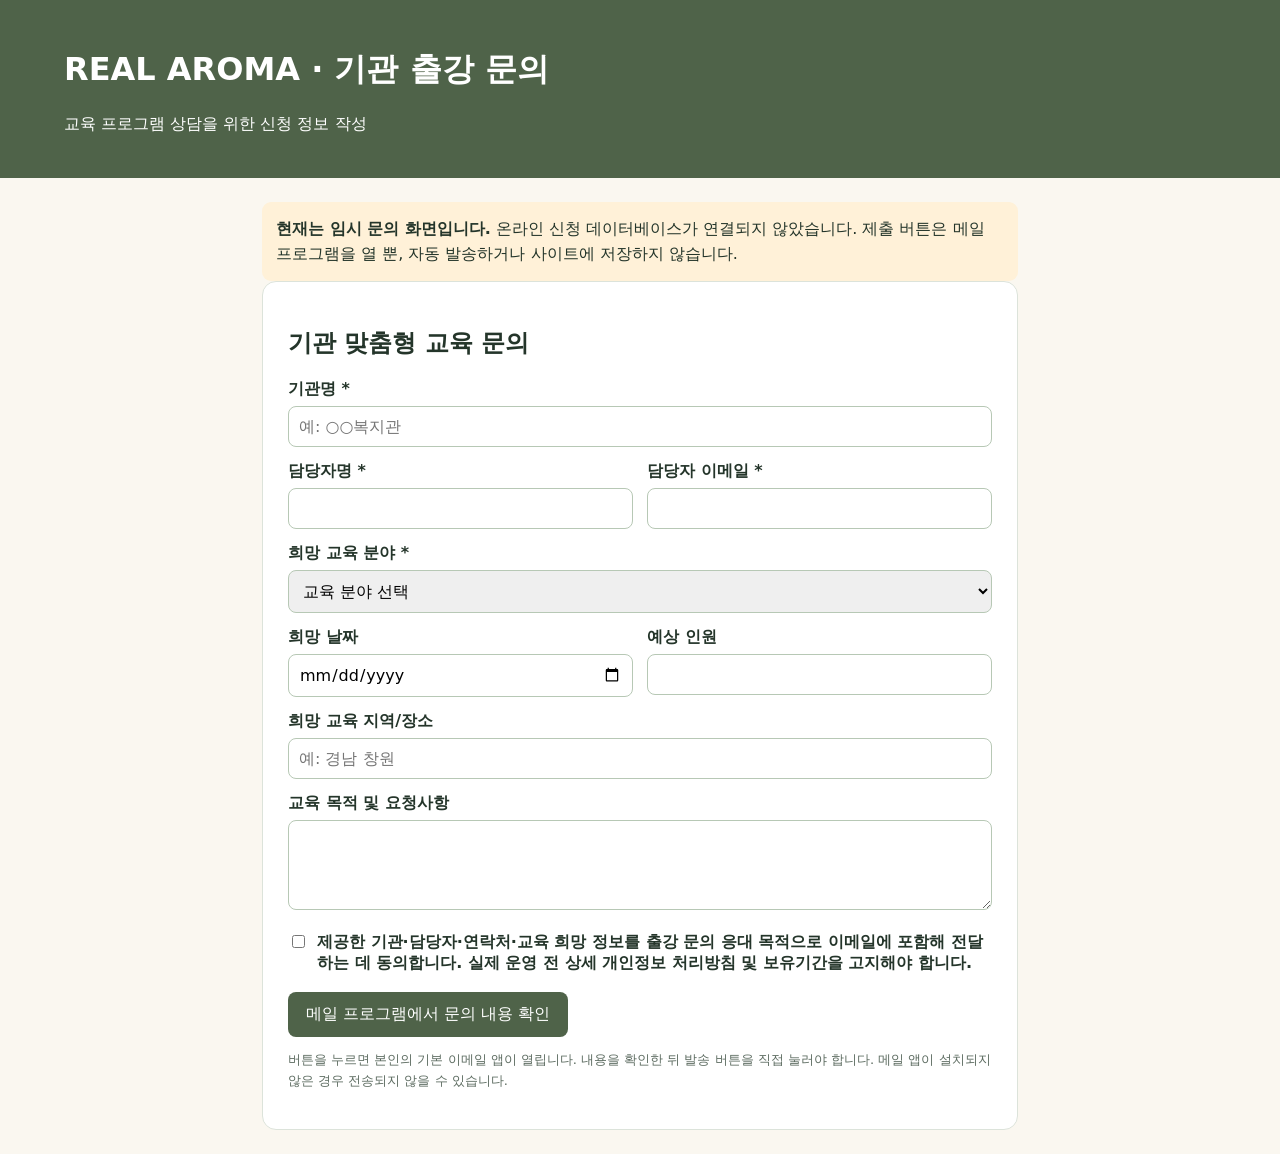
<file: real-brand/institution-inquiry-prototype.html>
<!doctype html><html lang="ko"><head><meta charset="utf-8"><meta name="viewport" content="width=device-width,initial-scale=1"><meta name="robots" content="noindex,nofollow"><title>REAL AROMA 기관 교육 신청 · 시제품</title>
<style>*{box-sizing:border-box}body{margin:0;background:#faf7f0;color:#24352a;font-family:system-ui,"Noto Sans KR",sans-serif}header{background:#4f6349;color:white;padding:27px 5vw}main{max-width:790px;margin:auto;padding:24px 17px}.panel{background:white;padding:25px;border:1px solid #dce3da;border-radius:14px}label{display:block;font-weight:650;margin:14px 0 6px}input,select,textarea{font:inherit;width:100%;border:1px solid #b7c8b5;border-radius:8px;padding:10px}textarea{min-height:90px}.two{display:grid;grid-template-columns:1fr 1fr;gap:14px}.hint{font-size:13px;color:#5d6c61;line-height:1.6}.notice{background:#fff1d8;border-radius:9px;padding:14px;line-height:1.6}button{background:#4f6349;color:white;border:0;padding:12px 18px;border-radius:8px;cursor:pointer;font:inherit}input[type=checkbox]{width:auto}.check{display:flex;gap:9px;align-items:flex-start}.check label{margin:0}@media(max-width:600px){.two{grid-template-columns:1fr}.panel{padding:16px}}</style></head><body>
<header><h1>REAL AROMA · 기관 출강 문의</h1><p>교육 프로그램 상담을 위한 신청 정보 작성</p></header><main><div class="notice"><strong>현재는 임시 문의 화면입니다.</strong> 온라인 신청 데이터베이스가 연결되지 않았습니다. 제출 버튼은 메일 프로그램을 열 뿐, 자동 발송하거나 사이트에 저장하지 않습니다.</div>
<section class="panel"><h2>기관 맞춤형 교육 문의</h2><form id="request">
<label for="org">기관명 *</label><input id="org" required maxlength="120" placeholder="예: ○○복지관">
<div class="two"><div><label for="contact">담당자명 *</label><input id="contact" required maxlength="50"></div><div><label for="email">담당자 이메일 *</label><input id="email" type="email" required maxlength="254"></div></div>
<label for="category">희망 교육 분야 *</label><select id="category" required><option value="">교육 분야 선택</option><option>아로마 기초·전문교육</option><option>감정·심리·컬러 아로마</option><option>웰니스 명상·싱잉볼</option><option>생활형 아로마 DIY</option><option>시니어 아로마·건강교육</option><option>스마트폰·AI 교육</option><option>기관 맞춤형 기타 교육</option></select>
<div class="two"><div><label for="date">희망 날짜</label><input id="date" type="date"></div><div><label for="count">예상 인원</label><input id="count" type="number" min="1" max="100000"></div></div>
<label for="location">희망 교육 지역/장소</label><input id="location" maxlength="150" placeholder="예: 경남 창원">
<label for="details">교육 목적 및 요청사항</label><textarea id="details" maxlength="2000"></textarea>
<div class="check" style="margin:18px 0"><input id="consent" type="checkbox" required><label for="consent">제공한 기관·담당자·연락처·교육 희망 정보를 출강 문의 응대 목적으로 이메일에 포함해 전달하는 데 동의합니다. 실제 운영 전 상세 개인정보 처리방침 및 보유기간을 고지해야 합니다.</label></div>
<button type="submit">메일 프로그램에서 문의 내용 확인</button><p class="hint">버튼을 누르면 본인의 기본 이메일 앱이 열립니다. 내용을 확인한 뒤 발송 버튼을 직접 눌러야 합니다. 메일 앱이 설치되지 않은 경우 전송되지 않을 수 있습니다.</p>
</form></section></main>
<script>(function(){'use strict';const get=id=>document.getElementById(id).value.trim();document.getElementById('request').addEventListener('submit',e=>{e.preventDefault();if(!e.target.reportValidity())return;const subject='[REAL AROMA 기관출강 문의] '+get('org');const fields=[['기관',get('org')],['담당자',get('contact')],['이메일',get('email')],['교육분야',get('category')],['희망날짜',get('date')||'협의'],['인원',get('count')||'미정'],['지역/장소',get('location')||'미정'],['상담내용',get('details')||'없음']];const body=fields.map(([k,v])=>k+': '+v).join('\n');location.href='mailto:gidal99@naver.com?subject='+encodeURIComponent(subject)+'&body='+encodeURIComponent(body)})})();</script></body></html>
</file>
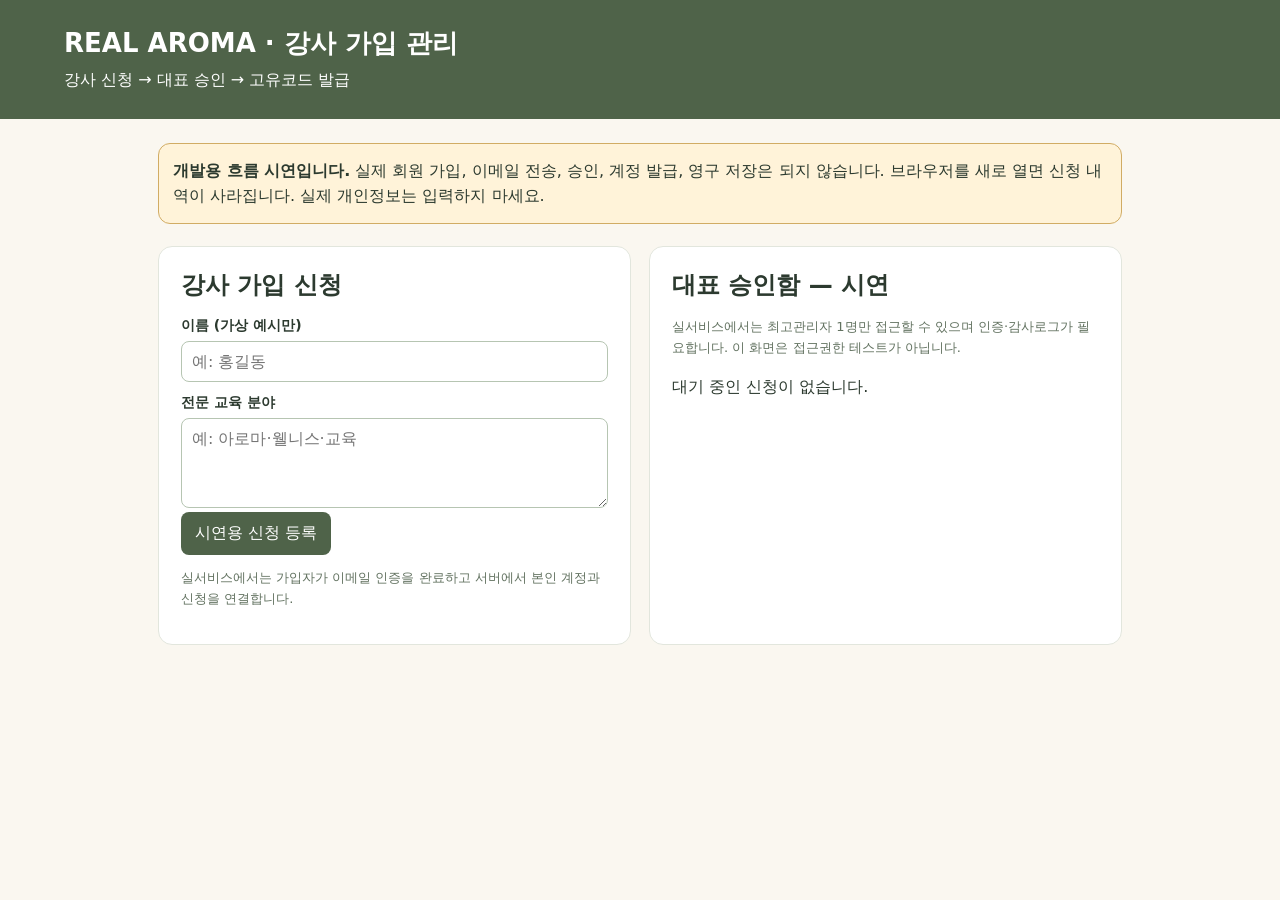
<file: real-brand/instructor-application-prototype.html>
<!doctype html><html lang="ko"><head><meta charset="utf-8"><meta name="viewport" content="width=device-width,initial-scale=1"><meta name="robots" content="noindex,nofollow"><title>REAL 강사 가입 승인 흐름 — 개발 시제품</title><style>
*{box-sizing:border-box}body{margin:0;background:#faf7f0;color:#2c3a2f;font-family:system-ui,"Noto Sans KR",sans-serif}header{background:#4f6349;color:#fff;padding:26px 5vw}main{max-width:1000px;margin:auto;padding:24px 18px}.banner{background:#fff3d9;border:1px solid #d1ac64;border-radius:12px;padding:14px;line-height:1.6}.grid{display:grid;grid-template-columns:repeat(auto-fit,minmax(310px,1fr));gap:18px;margin-top:22px}.card{background:#fff;padding:22px;border-radius:14px;border:1px solid #e2e6dd}.card h2{margin:0 0 16px}label{display:block;font-weight:650;font-size:14px;margin:12px 0 6px}input,textarea{width:100%;font:inherit;border:1px solid #b6c5b2;border-radius:8px;padding:10px}textarea{min-height:90px}button{border:0;background:#4f6349;color:#fff;border-radius:8px;padding:11px 14px;cursor:pointer;font:inherit}button:disabled{opacity:.5;cursor:not-allowed}.ghost{background:#e9eee5;color:#354a39}.buttons{display:flex;gap:8px;flex-wrap:wrap;margin:14px 0}.small{font-size:13px;color:#627260}.entry{padding:15px;border-radius:10px;border:1px solid #d4dcd1;margin-top:12px;line-height:1.7}.badge{font-size:12px;background:#e9eee5;border-radius:7px;padding:4px 8px}h1{margin:0 0 6px;font-size:26px}header p{margin:0}p{line-height:1.6}</style></head><body>
<header><h1>REAL AROMA · 강사 가입 관리</h1><p>강사 신청 → 대표 승인 → 고유코드 발급</p></header>
<main><div class="banner"><strong>개발용 흐름 시연입니다.</strong> 실제 회원 가입, 이메일 전송, 승인, 계정 발급, 영구 저장은 되지 않습니다. 브라우저를 새로 열면 신청 내역이 사라집니다. 실제 개인정보는 입력하지 마세요.</div>
<div class="grid"><section class="card"><h2>강사 가입 신청</h2><form id="apply"><label for="name">이름 (가상 예시만)</label><input id="name" required maxlength="40" placeholder="예: 홍길동"><label for="specialty">전문 교육 분야</label><textarea id="specialty" required maxlength="300" placeholder="예: 아로마·웰니스·교육"></textarea><button type="submit">시연용 신청 등록</button></form><p class="small">실서비스에서는 가입자가 이메일 인증을 완료하고 서버에서 본인 계정과 신청을 연결합니다.</p></section>
<section class="card"><h2>대표 승인함 — 시연</h2><p class="small">실서비스에서는 최고관리자 1명만 접근할 수 있으며 인증·감사로그가 필요합니다. 이 화면은 접근권한 테스트가 아닙니다.</p><div id="queue" aria-live="polite"><p>대기 중인 신청이 없습니다.</p></div></section></div>
</main><script>
(()=>{'use strict';const entries=[];let next=1;const queue=document.getElementById('queue');function draw(){queue.replaceChildren();if(!entries.length){queue.append(Object.assign(document.createElement('p'),{textContent:'대기 중인 신청이 없습니다.'}));return}entries.forEach(e=>{const card=document.createElement('div');card.className='entry';const line=document.createElement('div');line.textContent=e.name+' · '+e.specialty;const status=document.createElement('div');status.className='small';status.textContent=e.status==='pending'?'심사 대기':e.status==='approved'?'승인됨 · 예시 코드 RA-T'+String(e.id).padStart(3,'0'):'반려됨';card.append(line,status);if(e.status==='pending'){const actions=document.createElement('div');actions.className='buttons';[['승인','approved'],['반려','rejected']].forEach(([label,value])=>{const b=document.createElement('button');b.type='button';b.textContent=label;b.className=value==='rejected'?'ghost':'';b.addEventListener('click',()=>{e.status=value;draw()});actions.append(b)});card.append(actions)}queue.append(card)})}document.getElementById('apply').addEventListener('submit',ev=>{ev.preventDefault();const name=document.getElementById('name').value.trim(),specialty=document.getElementById('specialty').value.trim();if(!name||!specialty)return;entries.unshift({id:next++,name,specialty,status:'pending'});ev.target.reset();draw()});draw()})();
</script></body></html>
</file>
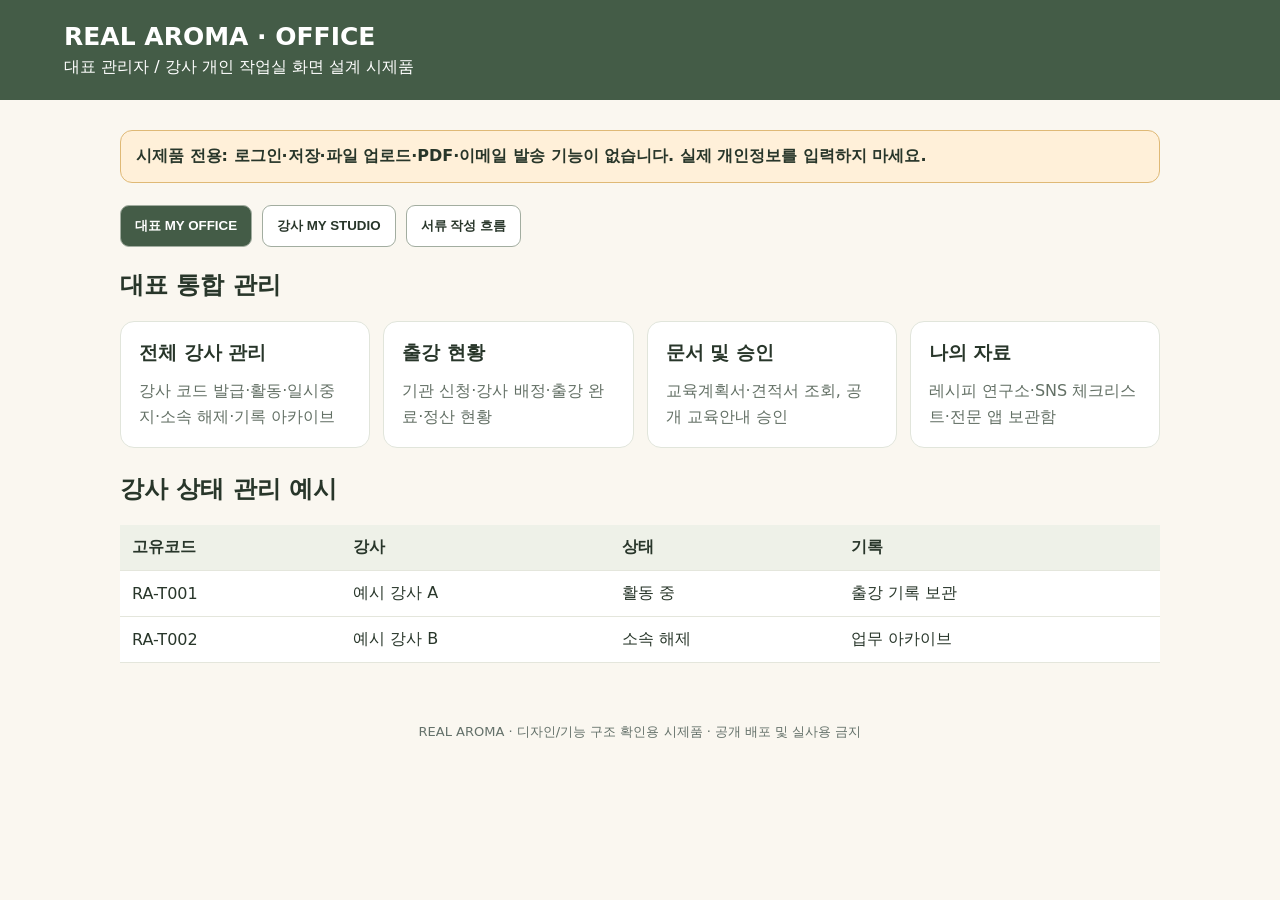
<file: real-brand/office-prototype.html>
<!doctype html>
<html lang="ko"><head><meta charset="utf-8"><meta name="viewport" content="width=device-width,initial-scale=1">
<meta name="robots" content="noindex,nofollow"><title>REAL OFFICE · 화면 시제품 (저장되지 않음)</title>
<style>
:root{color-scheme:light}*{box-sizing:border-box}body{margin:0;background:#faf7f0;color:#28362a;font-family:system-ui,"Noto Sans KR",sans-serif}header{background:#445c47;color:white;padding:22px 5vw}header h1{margin:0;font-size:25px}header p{margin:6px 0 0}main{max-width:1080px;margin:auto;padding:30px 20px}.notice{padding:15px;background:#fff0d9;border:1px solid #dfb976;border-radius:12px;font-weight:600}.tabs{display:flex;gap:10px;flex-wrap:wrap;margin:22px 0}button{border:1px solid #a2ada0;background:white;color:#28362a;border-radius:9px;padding:11px 14px;cursor:pointer;font-weight:600}button[aria-selected="true"]{background:#445c47;color:white}.cards{display:grid;grid-template-columns:repeat(auto-fit,minmax(220px,1fr));gap:13px}.card{background:white;border:1px solid #e1e5db;border-radius:14px;padding:18px}.card h3{margin:0 0 12px}.card p{line-height:1.6;margin:0;color:#637065}section[hidden]{display:none}table{border-collapse:collapse;width:100%;background:white}th,td{padding:12px;text-align:left;border-bottom:1px solid #e4e6dc}th{background:#eef1e8}h2{margin-top:0}input,select{font:inherit;padding:10px;border-radius:8px;border:1px solid #c7cfc3;max-width:100%;width:100%}.form{display:grid;grid-template-columns:repeat(auto-fit,minmax(180px,1fr));gap:12px}label{display:block;font-weight:600;font-size:14px}label input{margin-top:5px}footer{padding:30px;text-align:center;color:#64716a;font-size:13px}
</style></head><body><header><h1>REAL AROMA · OFFICE</h1><p>대표 관리자 / 강사 개인 작업실 화면 설계 시제품</p></header>
<main><div class="notice">시제품 전용: 로그인·저장·파일 업로드·PDF·이메일 발송 기능이 없습니다. 실제 개인정보를 입력하지 마세요.</div>
<div class="tabs" role="tablist" aria-label="역할별 화면"><button type="button" data-tab="admin" aria-selected="true">대표 MY OFFICE</button><button type="button" data-tab="teacher" aria-selected="false">강사 MY STUDIO</button><button type="button" data-tab="document" aria-selected="false">서류 작성 흐름</button></div>
<section data-panel="admin"><h2>대표 통합 관리</h2><div class="cards">
<div class="card"><h3>전체 강사 관리</h3><p>강사 코드 발급·활동·일시중지·소속 해제·기록 아카이브</p></div>
<div class="card"><h3>출강 현황</h3><p>기관 신청·강사 배정·출강 완료·정산 현황</p></div>
<div class="card"><h3>문서 및 승인</h3><p>교육계획서·견적서 조회, 공개 교육안내 승인</p></div>
<div class="card"><h3>나의 자료</h3><p>레시피 연구소·SNS 체크리스트·전문 앱 보관함</p></div></div>
<h2 style="margin-top:25px">강사 상태 관리 예시</h2><table><thead><tr><th>고유코드</th><th>강사</th><th>상태</th><th>기록</th></tr></thead><tbody><tr><td>RA-T001</td><td>예시 강사 A</td><td>활동 중</td><td>출강 기록 보관</td></tr><tr><td>RA-T002</td><td>예시 강사 B</td><td>소속 해제</td><td>업무 아카이브</td></tr></tbody></table></section>
<section data-panel="teacher" hidden><h2>강사 개인 작업실</h2><div class="cards"><div class="card"><h3>프로필·사업자 정보</h3><p>본인 사업자 정보와 서명/직인 등록. 실제 구현 시 별도 인증 및 접근기록 필요</p></div><div class="card"><h3>교육계획서·견적서</h3><p>제목·날짜·금액 입력 후 초안 생성, 직접 수정, 버전 저장</p></div><div class="card"><h3>출강 이력</h3><p>출강 완료 등록 → 개인 경력 자동 누적 → 강사카드 갱신</p></div><div class="card"><h3>제출 서류</h3><p>미리보기·PDF·이메일 발송 전 본인 승인</p></div></div></section>
<section data-panel="document" hidden><h2>교육행정 자동화 구조</h2><div class="card"><div class="form"><label>교육명<input placeholder="예: 아로마 힐링 클래스" autocomplete="off"></label><label>교육 날짜<input type="date"></label><label>기관명<input placeholder="예: ○○복지관" autocomplete="off"></label><label>강사비<input type="number" min="0" placeholder="120000"></label></div><p style="margin-top:15px">※ 위 입력은 화면 구성만 확인하는 임시 필드이며 저장·생성 기능과 연결되어 있지 않습니다.</p></div><div class="cards" style="margin-top:15px"><div class="card"><h3>① 자동 초안</h3><p>공통 교육계획서·견적서 양식과 강사별 사업자 정보 반영</p></div><div class="card"><h3>② 수동 편집</h3><p>교육 내용·일정·금액·표 수정, 합계 재계산</p></div><div class="card"><h3>③ 제출</h3><p>PDF 미리보기 → 필요한 증빙 선택 → 본인 확인 → 전송 기록</p></div></div></section>
</main><footer>REAL AROMA · 디자인/기능 구조 확인용 시제품 · 공개 배포 및 실사용 금지</footer>
<script>document.querySelectorAll('[data-tab]').forEach(button=>button.addEventListener('click',()=>{const tab=button.dataset.tab;document.querySelectorAll('[data-tab]').forEach(b=>b.setAttribute('aria-selected',String(b.dataset.tab===tab)));document.querySelectorAll('[data-panel]').forEach(panel=>panel.hidden=panel.dataset.panel!==tab)}));</script>
</body></html>
</file>
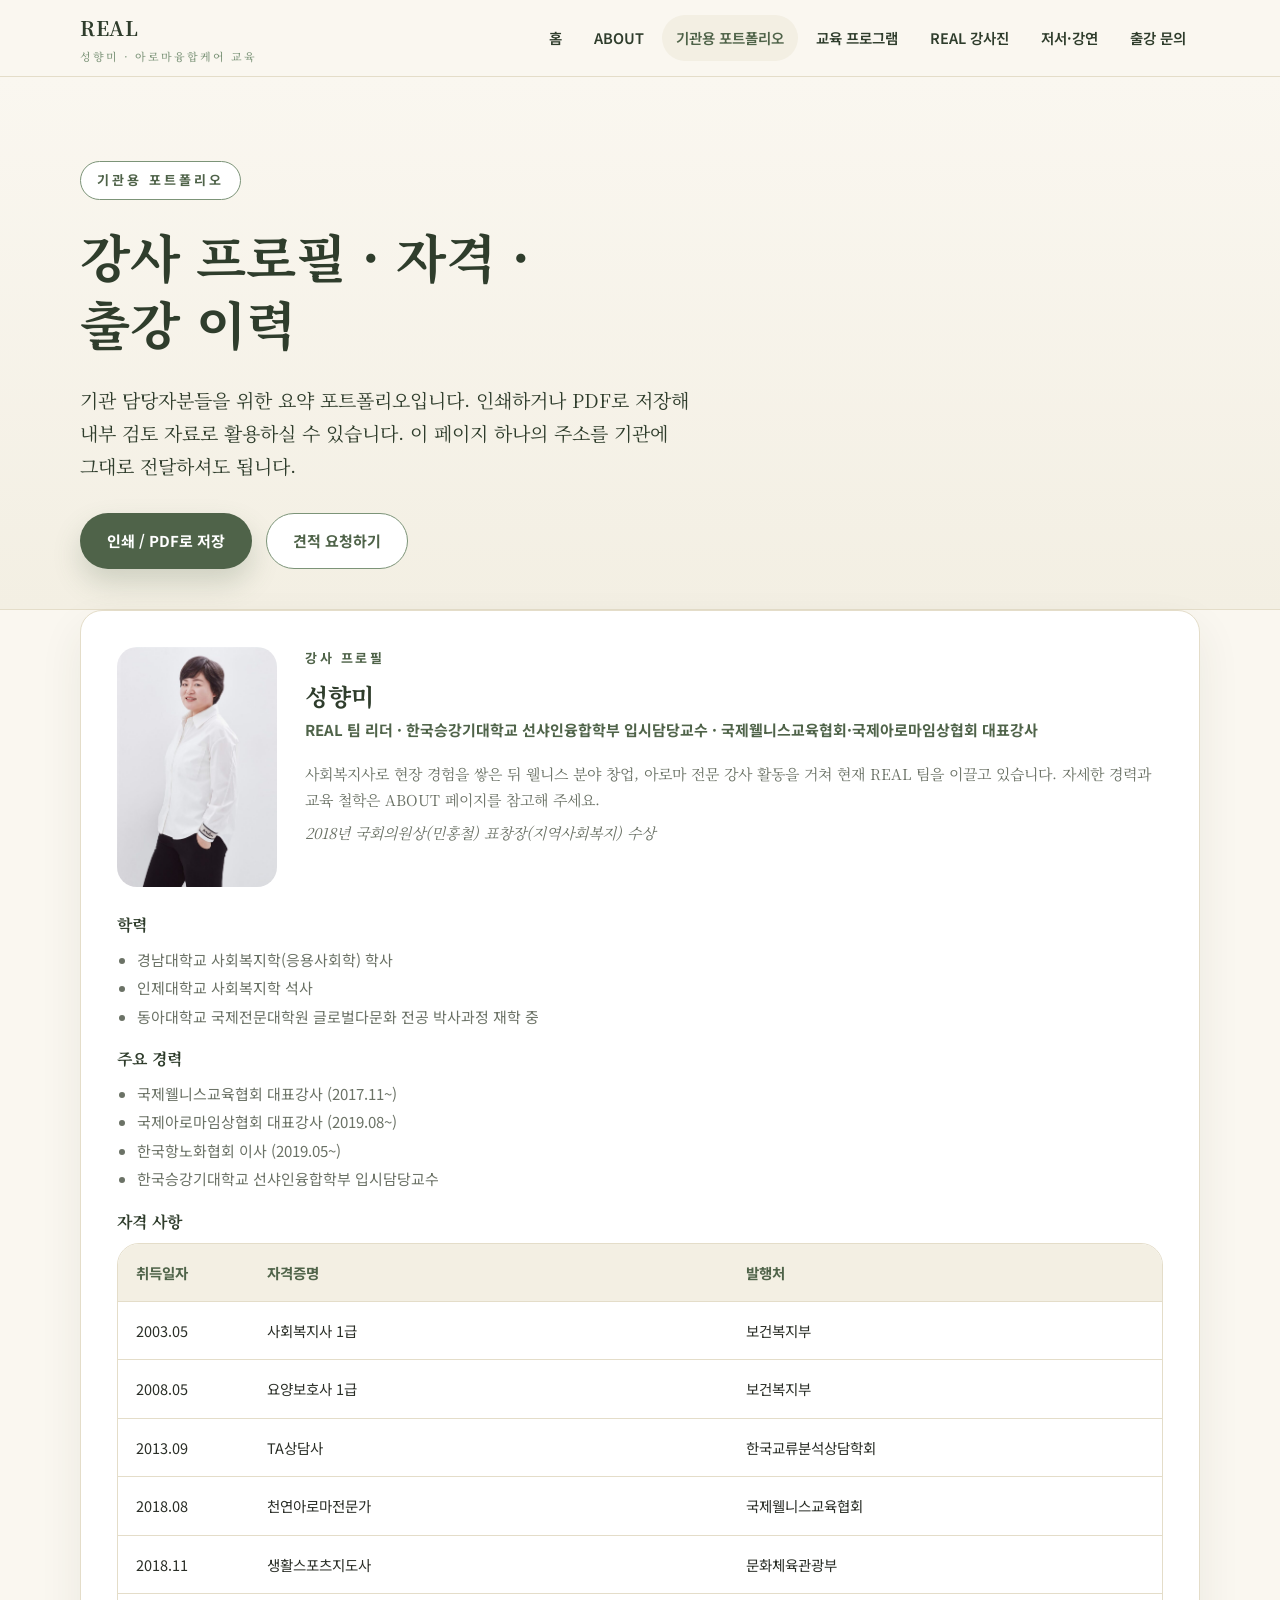
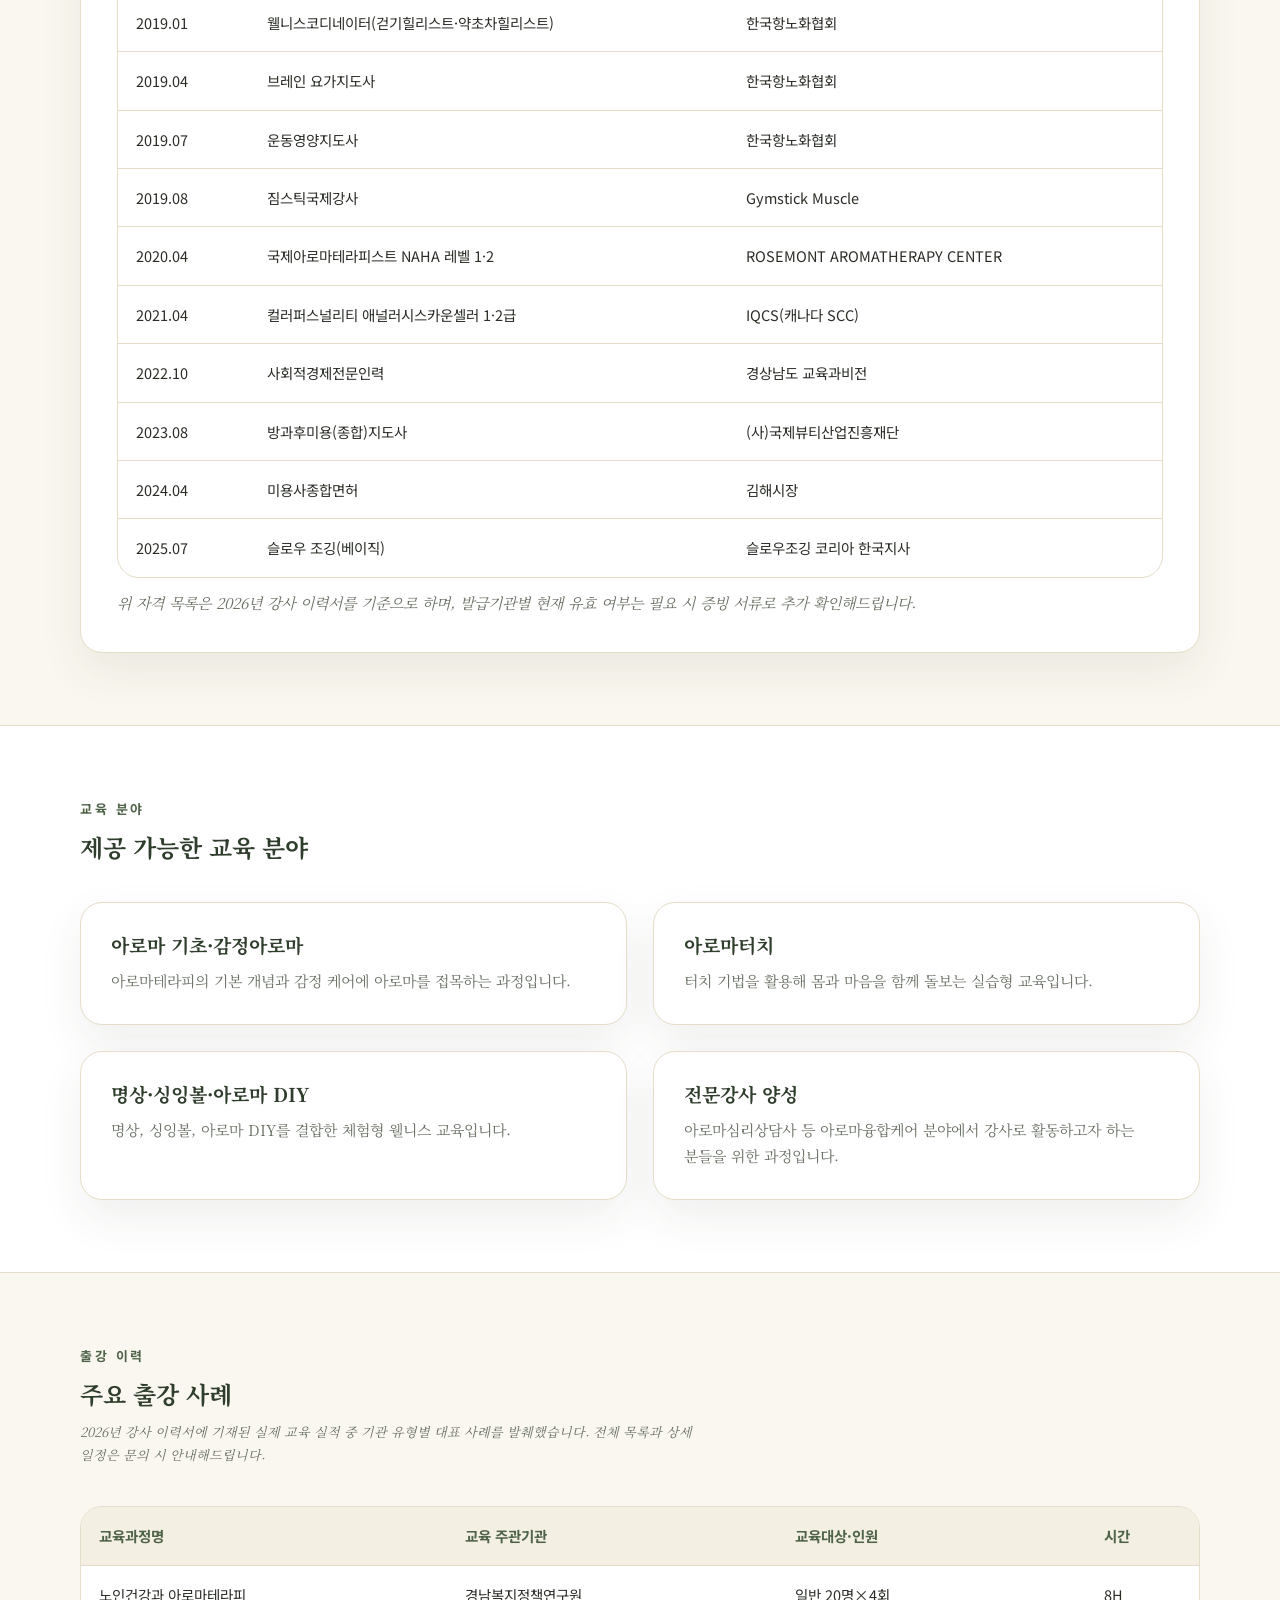
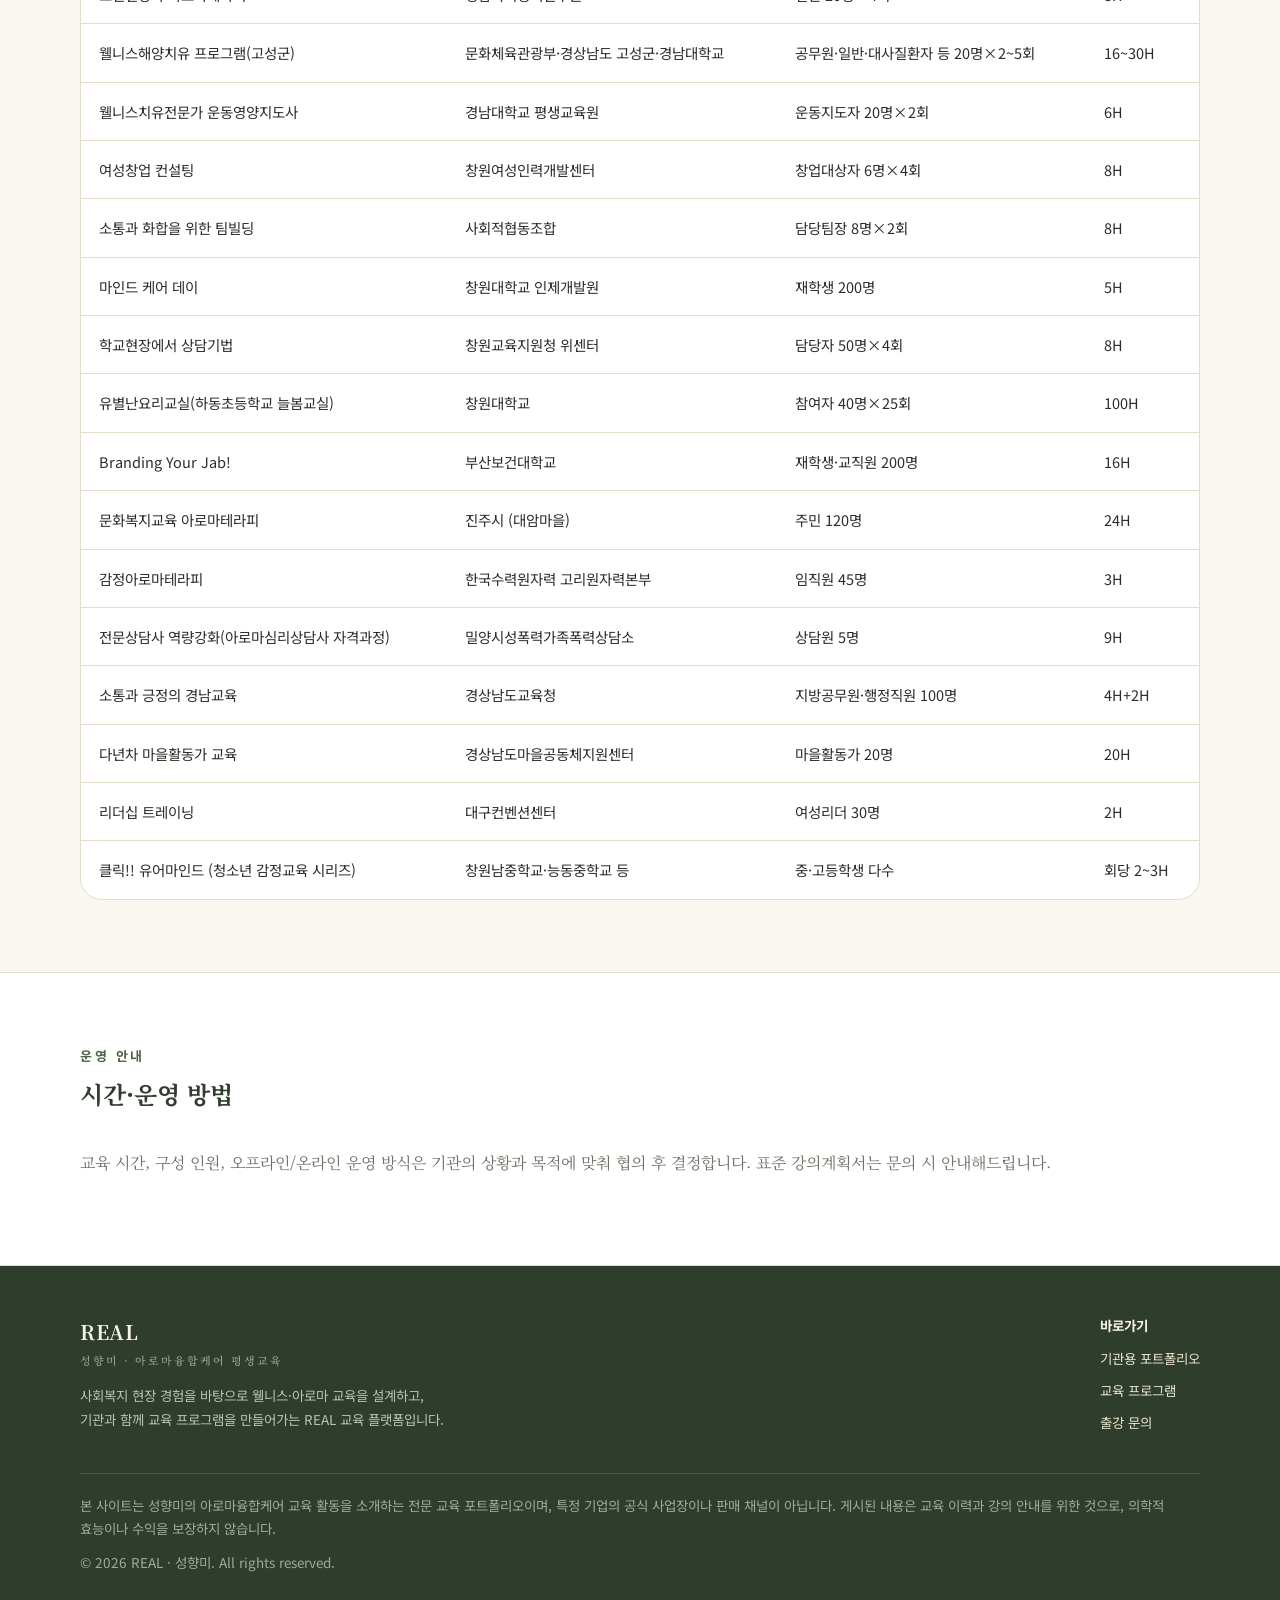
<file: real-brand/portfolio.html>
<!doctype html>
<html lang="ko">
<head>
<meta charset="UTF-8" />
<meta name="viewport" content="width=device-width, initial-scale=1.0" />
<title>기관용 포트폴리오 | REAL</title>
<meta name="description" content="기관 출강·협업을 검토하시는 담당자를 위한 성향미 강사 프로필, 자격, 교육 분야, 출강 이력 요약 포트폴리오입니다. 인쇄 및 PDF 저장이 가능합니다." />
<link rel="canonical" href="https://real.aroma1004.com/portfolio.html" />
<meta name="robots" content="index,follow" />
<link rel="icon" href="data:image/svg+xml,%3Csvg xmlns='http://www.w3.org/2000/svg' viewBox='0 0 32 32'%3E%3Ccircle cx='16' cy='16' r='15' fill='%23f3efe3'/%3E%3Cpath d='M16 6c5 4 8 8 8 13a8 8 0 0 1-16 0c0-5 3-9 8-13Z' fill='none' stroke='%234f6349' stroke-width='2'/%3E%3C/svg%3E" />
<meta property="og:type" content="website" />
<meta property="og:site_name" content="REAL · 성향미" />
<meta property="og:title" content="기관용 포트폴리오 | REAL" />
<meta property="og:description" content="기관 출강·협업을 검토하시는 담당자를 위한 성향미 강사 프로필, 자격, 교육 분야, 출강 이력 요약 포트폴리오입니다. 인쇄 및 PDF 저장이 가능합니다." />
<meta property="og:url" content="https://real.aroma1004.com/portfolio.html" />
<meta name="twitter:card" content="summary" />
<link rel="preconnect" href="https://fonts.googleapis.com">
<link rel="preconnect" href="https://fonts.gstatic.com" crossorigin>
<link href="https://fonts.googleapis.com/css2?family=Noto+Serif+KR:wght@500;700;900&family=Noto+Sans+KR:wght@400;500;600;700;800&display=swap" rel="stylesheet">
<link rel="stylesheet" href="assets/style.css" />
</head>
<body>
  <header class="site-header">
    <div class="container nav">
      <a href="index.html" class="brand">REAL<small>성향미 · 아로마융합케어 교육</small></a>
      <button class="nav-toggle btn btn-outline no-print" id="navToggle" aria-label="메뉴 열기" aria-expanded="false">메뉴</button>
      <nav class="nav-links" id="navLinks">
        <a href="index.html">홈</a>
        <a href="about.html">ABOUT</a>
        <a href="portfolio.html" aria-current="page">기관용 포트폴리오</a>
        <a href="programs.html">교육 프로그램</a>
        <a href="team.html">REAL 강사진</a>
        <a href="publications.html">저서·강연</a>
        <a href="contact.html">출강 문의</a>
      </nav>
    </div>
  </header>

  <main>

    <section class="hero" style="padding-bottom:40px">
      <div class="container">
        <span class="eyebrow">기관용 포트폴리오</span>
        <h1>강사 프로필 · 자격 · 출강 이력</h1>
        <p class="lede">
          기관 담당자분들을 위한 요약 포트폴리오입니다. 인쇄하거나 PDF로 저장해 내부 검토
          자료로 활용하실 수 있습니다. 이 페이지 하나의 주소를 기관에 그대로 전달하셔도 됩니다.
        </p>
        <div class="hero-actions no-print">
          <button class="btn btn-primary" onclick="window.print()" type="button">인쇄 / PDF로 저장</button>
          <a class="btn btn-outline" href="contact.html#quote">견적 요청하기</a>
        </div>
      </div>
    </section>

    <section style="padding-top:0">
      <div class="container">
        <div class="card" style="padding:36px">
          <div style="display:flex;gap:28px;flex-wrap:wrap;align-items:flex-start">
            <img src="assets/photos/seonghyangmi-3.jpg" alt="성향미 프로필 사진" style="width:160px;border-radius:20px;flex:none">
            <div style="flex:1;min-width:240px">
              <span class="tag">강사 프로필</span>
              <h2 style="margin-bottom:6px">성향미</h2>
              <p style="font-family:'Noto Sans KR',sans-serif;color:var(--sage-deep);font-weight:700;margin-bottom:18px">
                REAL 팀 리더 · 한국승강기대학교 선샤인융합학부 입시담당교수 · 국제웰니스교육협회·국제아로마임상협회 대표강사
              </p>
              <p>
                사회복지사로 현장 경험을 쌓은 뒤 웰니스 분야 창업, 아로마 전문 강사 활동을 거쳐
                현재 REAL 팀을 이끌고 있습니다. 자세한 경력과 교육 철학은 ABOUT 페이지를 참고해
                주세요.
              </p>
              <p class="placeholder-note" style="margin-top:6px">2018년 국회의원상(민홍철) 표창장(지역사회복지) 수상</p>
            </div>
          </div>

          <h3 style="margin-top:28px;font-size:16px">학력</h3>
          <ul style="font-family:'Noto Sans KR',sans-serif;font-size:15px;color:var(--muted);line-height:1.9;padding-left:20px;margin:0 0 18px">
            <li>경남대학교 사회복지학(응용사회학) 학사</li>
            <li>인제대학교 사회복지학 석사</li>
            <li>동아대학교 국제전문대학원 글로벌다문화 전공 박사과정 재학 중</li>
          </ul>

          <h3 style="font-size:16px">주요 경력</h3>
          <ul style="font-family:'Noto Sans KR',sans-serif;font-size:15px;color:var(--muted);line-height:1.9;padding-left:20px;margin:0 0 18px">
            <li>국제웰니스교육협회 대표강사 (2017.11~)</li>
            <li>국제아로마임상협회 대표강사 (2019.08~)</li>
            <li>한국항노화협회 이사 (2019.05~)</li>
            <li>한국승강기대학교 선샤인융합학부 입시담당교수</li>
          </ul>

          <h3 style="font-size:16px">자격 사항</h3>
          <div class="table-wrap" style="margin-top:10px">
            <table>
              <thead><tr><th>취득일자</th><th>자격증명</th><th>발행처</th></tr></thead>
              <tbody>
                <tr><td>2003.05</td><td>사회복지사 1급</td><td>보건복지부</td></tr>
                <tr><td>2008.05</td><td>요양보호사 1급</td><td>보건복지부</td></tr>
                <tr><td>2013.09</td><td>TA상담사</td><td>한국교류분석상담학회</td></tr>
                <tr><td>2018.08</td><td>천연아로마전문가</td><td>국제웰니스교육협회</td></tr>
                <tr><td>2018.11</td><td>생활스포츠지도사</td><td>문화체육관광부</td></tr>
                <tr><td>2019.01</td><td>웰니스코디네이터(걷기힐리스트·약초차힐리스트)</td><td>한국항노화협회</td></tr>
                <tr><td>2019.04</td><td>브레인 요가지도사</td><td>한국항노화협회</td></tr>
                <tr><td>2019.07</td><td>운동영양지도사</td><td>한국항노화협회</td></tr>
                <tr><td>2019.08</td><td>짐스틱국제강사</td><td>Gymstick Muscle</td></tr>
                <tr><td>2020.04</td><td>국제아로마테라피스트 NAHA 레벨 1·2</td><td>ROSEMONT AROMATHERAPY CENTER</td></tr>
                <tr><td>2021.04</td><td>컬러퍼스널리티 애널러시스카운셀러 1·2급</td><td>IQCS(캐나다 SCC)</td></tr>
                <tr><td>2022.10</td><td>사회적경제전문인력</td><td>경상남도 교육과비전</td></tr>
                <tr><td>2023.08</td><td>방과후미용(종합)지도사</td><td>(사)국제뷰티산업진흥재단</td></tr>
                <tr><td>2024.04</td><td>미용사종합면허</td><td>김해시장</td></tr>
                <tr><td>2025.07</td><td>슬로우 조깅(베이직)</td><td>슬로우조깅 코리아 한국지사</td></tr>
              </tbody>
            </table>
          </div>
          <p class="placeholder-note" style="margin-top:12px">
            위 자격 목록은 2026년 강사 이력서를 기준으로 하며, 발급기관별 현재 유효 여부는
            필요 시 증빙 서류로 추가 확인해드립니다.
          </p>
        </div>
      </div>
    </section>

    <section class="section-alt">
      <div class="container">
        <div class="section-head">
          <span class="tag">교육 분야</span>
          <h2>제공 가능한 교육 분야</h2>
        </div>
        <div class="grid grid-2">
          <div class="card"><h3>아로마 기초·감정아로마</h3><p>아로마테라피의 기본 개념과 감정 케어에 아로마를 접목하는 과정입니다.</p></div>
          <div class="card"><h3>아로마터치</h3><p>터치 기법을 활용해 몸과 마음을 함께 돌보는 실습형 교육입니다.</p></div>
          <div class="card"><h3>명상·싱잉볼·아로마 DIY</h3><p>명상, 싱잉볼, 아로마 DIY를 결합한 체험형 웰니스 교육입니다.</p></div>
          <div class="card"><h3>전문강사 양성</h3><p>아로마심리상담사 등 아로마융합케어 분야에서 강사로 활동하고자 하는 분들을 위한 과정입니다.</p></div>
        </div>
      </div>
    </section>

    <section>
      <div class="container">
        <div class="section-head">
          <span class="tag">출강 이력</span>
          <h2>주요 출강 사례</h2>
          <p class="placeholder-note">
            2026년 강사 이력서에 기재된 실제 교육 실적 중 기관 유형별 대표 사례를 발췌했습니다.
            전체 목록과 상세 일정은 문의 시 안내해드립니다.
          </p>
        </div>
        <div class="table-wrap">
          <table>
            <thead><tr><th>교육과정명</th><th>교육 주관기관</th><th>교육대상·인원</th><th>시간</th></tr></thead>
            <tbody>
              <tr><td>노인건강과 아로마테라피</td><td>경남복지정책연구원</td><td>일반 20명×4회</td><td>8H</td></tr>
              <tr><td>웰니스해양치유 프로그램(고성군)</td><td>문화체육관광부·경상남도 고성군·경남대학교</td><td>공무원·일반·대사질환자 등 20명×2~5회</td><td>16~30H</td></tr>
              <tr><td>웰니스치유전문가 운동영양지도사</td><td>경남대학교 평생교육원</td><td>운동지도자 20명×2회</td><td>6H</td></tr>
              <tr><td>여성창업 컨설팅</td><td>창원여성인력개발센터</td><td>창업대상자 6명×4회</td><td>8H</td></tr>
              <tr><td>소통과 화합을 위한 팀빌딩</td><td>사회적협동조합</td><td>담당팀장 8명×2회</td><td>8H</td></tr>
              <tr><td>마인드 케어 데이</td><td>창원대학교 인제개발원</td><td>재학생 200명</td><td>5H</td></tr>
              <tr><td>학교현장에서 상담기법</td><td>창원교육지원청 위센터</td><td>담당자 50명×4회</td><td>8H</td></tr>
              <tr><td>유별난요리교실(하동초등학교 늘봄교실)</td><td>창원대학교</td><td>참여자 40명×25회</td><td>100H</td></tr>
              <tr><td>Branding Your Jab!</td><td>부산보건대학교</td><td>재학생·교직원 200명</td><td>16H</td></tr>
              <tr><td>문화복지교육 아로마테라피</td><td>진주시 (대암마을)</td><td>주민 120명</td><td>24H</td></tr>
              <tr><td>감정아로마테라피</td><td>한국수력원자력 고리원자력본부</td><td>임직원 45명</td><td>3H</td></tr>
              <tr><td>전문상담사 역량강화(아로마심리상담사 자격과정)</td><td>밀양시성폭력가족폭력상담소</td><td>상담원 5명</td><td>9H</td></tr>
              <tr><td>소통과 긍정의 경남교육</td><td>경상남도교육청</td><td>지방공무원·행정직원 100명</td><td>4H+2H</td></tr>
              <tr><td>다년차 마을활동가 교육</td><td>경상남도마을공동체지원센터</td><td>마을활동가 20명</td><td>20H</td></tr>
              <tr><td>리더십 트레이닝</td><td>대구컨벤션센터</td><td>여성리더 30명</td><td>2H</td></tr>
              <tr><td>클릭!! 유어마인드 (청소년 감정교육 시리즈)</td><td>창원남중학교·능동중학교 등</td><td>중·고등학생 다수</td><td>회당 2~3H</td></tr>
            </tbody>
          </table>
        </div>
      </div>
    </section>

    <section class="section-alt">
      <div class="container">
        <div class="section-head">
          <span class="tag">운영 안내</span>
          <h2>시간·운영 방법</h2>
        </div>
        <p>
          교육 시간, 구성 인원, 오프라인/온라인 운영 방식은 기관의 상황과 목적에 맞춰 협의 후
          결정합니다. 표준 강의계획서는 문의 시 안내해드립니다.
        </p>
      </div>
    </section>

  </main>
  <footer>
    <div class="container footer-grid">
      <div>
        <div class="brand" style="color:#f4f1e6">REAL<small style="color:#9fab99">성향미 · 아로마융합케어 평생교육</small></div>
        <p style="margin-top:14px;max-width:46ch;color:#b9c3b4">
          사회복지 현장 경험을 바탕으로 웰니스·아로마 교육을 설계하고,
          기관과 함께 교육 프로그램을 만들어가는 REAL 교육 플랫폼입니다.
        </p>
      </div>
      <div>
        <div style="font-weight:700;color:#f4f1e6;margin-bottom:10px">바로가기</div>
        <div style="display:flex;flex-direction:column;gap:8px">
          <a href="portfolio.html">기관용 포트폴리오</a>
          <a href="programs.html">교육 프로그램</a>
          <a href="contact.html">출강 문의</a>
        </div>
      </div>
    </div>
    <div class="container footer-legal">
      <p style="margin:0;color:#9fab99">
        본 사이트는 성향미의 아로마융합케어 교육 활동을 소개하는 전문 교육 포트폴리오이며,
        특정 기업의 공식 사업장이나 판매 채널이 아닙니다. 게시된 내용은 교육 이력과 강의 안내를 위한 것으로,
        의학적 효능이나 수익을 보장하지 않습니다.
      </p>
      <p style="margin:10px 0 0;color:#9fab99">&copy; <span id="year"></span> REAL · 성향미. All rights reserved.</p>
    </div>
  </footer>
  <script>
    document.getElementById('year').textContent = new Date().getFullYear();
    var navToggle = document.getElementById('navToggle');
    var navLinks = document.getElementById('navLinks');
    navToggle.addEventListener('click', function(){
      var open = navLinks.classList.toggle('open');
      navToggle.setAttribute('aria-expanded', open ? 'true' : 'false');
    });
  </script>

</body>
</html>
</file>
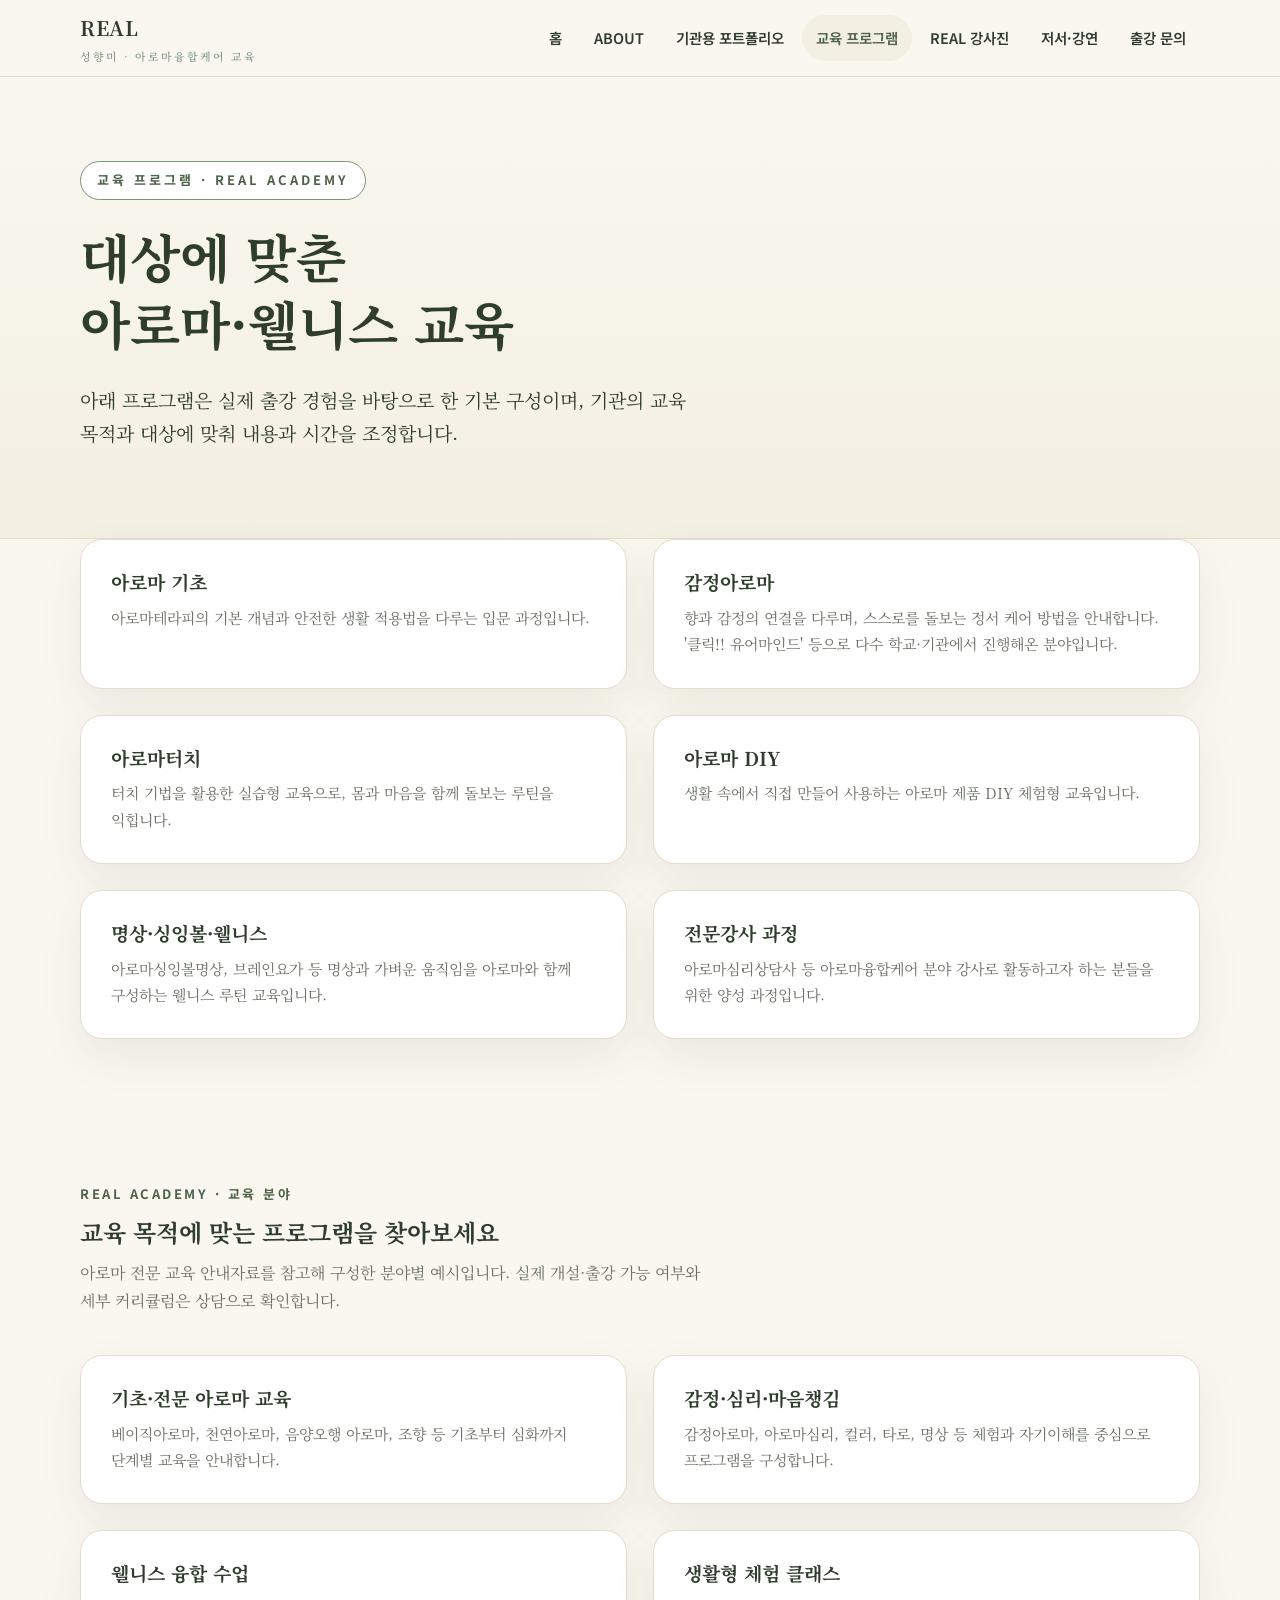
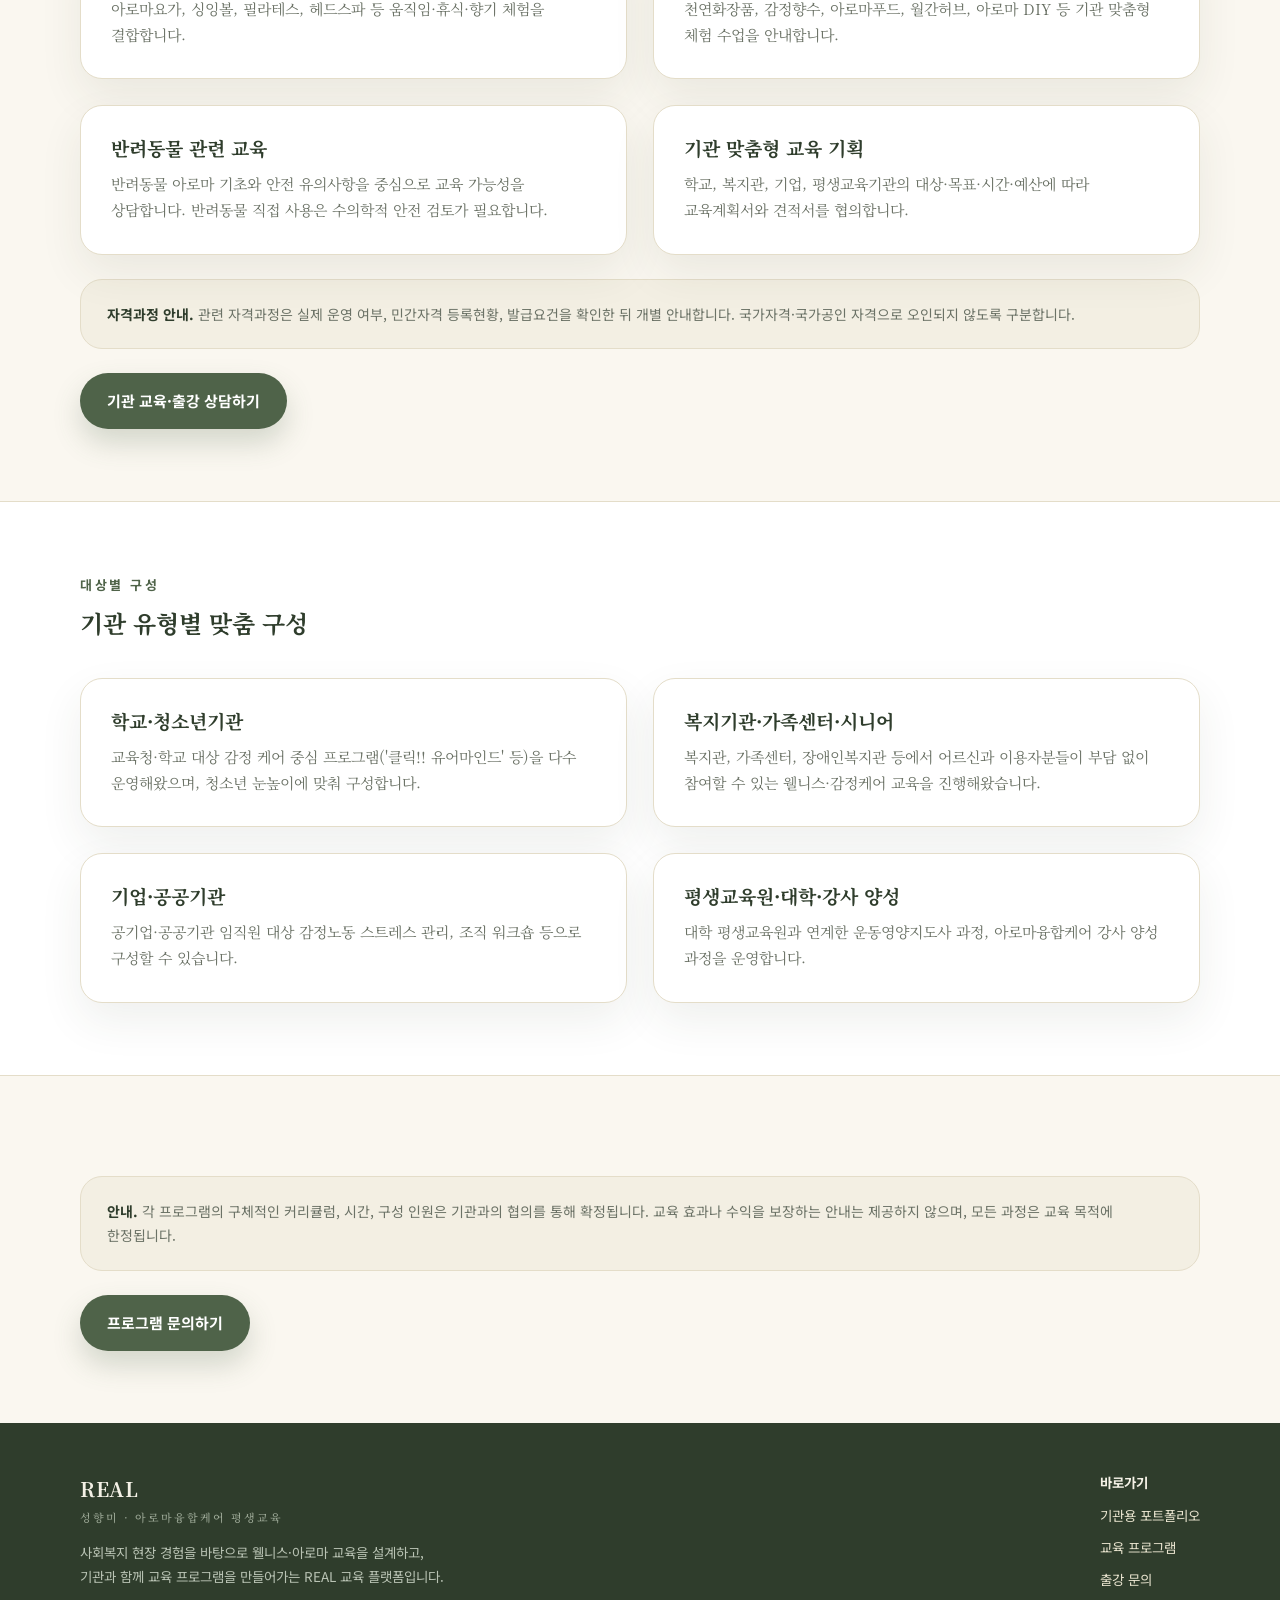
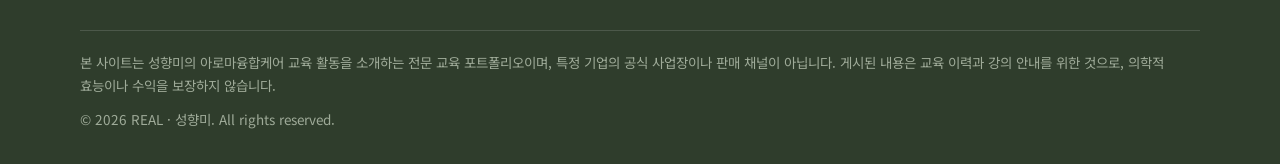
<file: real-brand/programs.html>
<!doctype html>
<html lang="ko">
<head>
<meta charset="UTF-8" />
<meta name="viewport" content="width=device-width, initial-scale=1.0" />
<title>교육 프로그램 · REAL ACADEMY | REAL</title>
<meta name="description" content="아로마 기초, 감정아로마, 아로마터치, 아로마 DIY, 명상·웰니스 등 대상별로 구성하는 REAL ACADEMY 교육 프로그램을 소개합니다." />
<link rel="canonical" href="https://real.aroma1004.com/programs.html" />
<meta name="robots" content="index,follow" />
<link rel="icon" href="data:image/svg+xml,%3Csvg xmlns='http://www.w3.org/2000/svg' viewBox='0 0 32 32'%3E%3Ccircle cx='16' cy='16' r='15' fill='%23f3efe3'/%3E%3Cpath d='M16 6c5 4 8 8 8 13a8 8 0 0 1-16 0c0-5 3-9 8-13Z' fill='none' stroke='%234f6349' stroke-width='2'/%3E%3C/svg%3E" />
<meta property="og:type" content="website" />
<meta property="og:site_name" content="REAL · 성향미" />
<meta property="og:title" content="교육 프로그램 · REAL ACADEMY | REAL" />
<meta property="og:description" content="아로마 기초, 감정아로마, 아로마터치, 아로마 DIY, 명상·웰니스 등 대상별로 구성하는 REAL ACADEMY 교육 프로그램을 소개합니다." />
<meta property="og:url" content="https://real.aroma1004.com/programs.html" />
<meta name="twitter:card" content="summary" />
<link rel="preconnect" href="https://fonts.googleapis.com">
<link rel="preconnect" href="https://fonts.gstatic.com" crossorigin>
<link href="https://fonts.googleapis.com/css2?family=Noto+Serif+KR:wght@500;700;900&family=Noto+Sans+KR:wght@400;500;600;700;800&display=swap" rel="stylesheet">
<link rel="stylesheet" href="assets/style.css" />
</head>
<body>
  <header class="site-header">
    <div class="container nav">
      <a href="index.html" class="brand">REAL<small>성향미 · 아로마융합케어 교육</small></a>
      <button class="nav-toggle btn btn-outline no-print" id="navToggle" aria-label="메뉴 열기" aria-expanded="false">메뉴</button>
      <nav class="nav-links" id="navLinks">
        <a href="index.html">홈</a>
        <a href="about.html">ABOUT</a>
        <a href="portfolio.html">기관용 포트폴리오</a>
        <a href="programs.html" aria-current="page">교육 프로그램</a>
        <a href="team.html">REAL 강사진</a>
        <a href="publications.html">저서·강연</a>
        <a href="contact.html">출강 문의</a>
      </nav>
    </div>
  </header>

  <main>

    <section class="hero">
      <div class="container">
        <span class="eyebrow">교육 프로그램 · REAL ACADEMY</span>
        <h1>대상에 맞춘<br>아로마·웰니스 교육</h1>
        <p class="lede">
          아래 프로그램은 실제 출강 경험을 바탕으로 한 기본 구성이며, 기관의 교육 목적과
          대상에 맞춰 내용과 시간을 조정합니다.
        </p>
      </div>
    </section>

    <section style="padding-top:0">
      <div class="container grid grid-2">
        <div class="card">
          <h3>아로마 기초</h3>
          <p>아로마테라피의 기본 개념과 안전한 생활 적용법을 다루는 입문 과정입니다.</p>
        </div>
        <div class="card">
          <h3>감정아로마</h3>
          <p>향과 감정의 연결을 다루며, 스스로를 돌보는 정서 케어 방법을 안내합니다. '클릭!! 유어마인드' 등으로 다수 학교·기관에서 진행해온 분야입니다.</p>
        </div>
        <div class="card">
          <h3>아로마터치</h3>
          <p>터치 기법을 활용한 실습형 교육으로, 몸과 마음을 함께 돌보는 루틴을 익힙니다.</p>
        </div>
        <div class="card">
          <h3>아로마 DIY</h3>
          <p>생활 속에서 직접 만들어 사용하는 아로마 제품 DIY 체험형 교육입니다.</p>
        </div>
        <div class="card">
          <h3>명상·싱잉볼·웰니스</h3>
          <p>아로마싱잉볼명상, 브레인요가 등 명상과 가벼운 움직임을 아로마와 함께 구성하는 웰니스 루틴 교육입니다.</p>
        </div>
        <div class="card">
          <h3>전문강사 과정</h3>
          <p>아로마심리상담사 등 아로마융합케어 분야 강사로 활동하고자 하는 분들을 위한 양성 과정입니다.</p>
        </div>
      </div>
    </section>

    <section aria-labelledby="academy-tracks">
      <div class="container">
        <div class="section-head">
          <span class="tag">REAL ACADEMY · 교육 분야</span>
          <h2 id="academy-tracks">교육 목적에 맞는 프로그램을 찾아보세요</h2>
          <p>아로마 전문 교육 안내자료를 참고해 구성한 분야별 예시입니다. 실제 개설·출강 가능 여부와 세부 커리큘럼은 상담으로 확인합니다.</p>
        </div>
        <div class="grid grid-2">
          <div class="card"><h3>기초·전문 아로마 교육</h3><p>베이직아로마, 천연아로마, 음양오행 아로마, 조향 등 기초부터 심화까지 단계별 교육을 안내합니다.</p></div>
          <div class="card"><h3>감정·심리·마음챙김</h3><p>감정아로마, 아로마심리, 컬러, 타로, 명상 등 체험과 자기이해를 중심으로 프로그램을 구성합니다.</p></div>
          <div class="card"><h3>웰니스 융합 수업</h3><p>아로마요가, 싱잉볼, 필라테스, 헤드스파 등 움직임·휴식·향기 체험을 결합합니다.</p></div>
          <div class="card"><h3>생활형 체험 클래스</h3><p>천연화장품, 감정향수, 아로마푸드, 월간허브, 아로마 DIY 등 기관 맞춤형 체험 수업을 안내합니다.</p></div>
          <div class="card"><h3>반려동물 관련 교육</h3><p>반려동물 아로마 기초와 안전 유의사항을 중심으로 교육 가능성을 상담합니다. 반려동물 직접 사용은 수의학적 안전 검토가 필요합니다.</p></div>
          <div class="card"><h3>기관 맞춤형 교육 기획</h3><p>학교, 복지관, 기업, 평생교육기관의 대상·목표·시간·예산에 따라 교육계획서와 견적서를 협의합니다.</p></div>
        </div>
        <div class="notice-box" style="margin-top:24px">
          <strong>자격과정 안내.</strong> 관련 자격과정은 실제 운영 여부, 민간자격 등록현황, 발급요건을 확인한 뒤 개별 안내합니다. 국가자격·국가공인 자격으로 오인되지 않도록 구분합니다.
        </div>
        <div class="hero-actions" style="margin-top:24px"><a class="btn btn-primary" href="contact.html">기관 교육·출강 상담하기</a></div>
      </div>
    </section>

    <section class="section-alt">
      <div class="container">
        <div class="section-head">
          <span class="tag">대상별 구성</span>
          <h2>기관 유형별 맞춤 구성</h2>
        </div>
        <div class="grid grid-2">
          <div class="card"><h3>학교·청소년기관</h3><p>교육청·학교 대상 감정 케어 중심 프로그램('클릭!! 유어마인드' 등)을 다수 운영해왔으며, 청소년 눈높이에 맞춰 구성합니다.</p></div>
          <div class="card"><h3>복지기관·가족센터·시니어</h3><p>복지관, 가족센터, 장애인복지관 등에서 어르신과 이용자분들이 부담 없이 참여할 수 있는 웰니스·감정케어 교육을 진행해왔습니다.</p></div>
          <div class="card"><h3>기업·공공기관</h3><p>공기업·공공기관 임직원 대상 감정노동 스트레스 관리, 조직 워크숍 등으로 구성할 수 있습니다.</p></div>
          <div class="card"><h3>평생교육원·대학·강사 양성</h3><p>대학 평생교육원과 연계한 운동영양지도사 과정, 아로마융합케어 강사 양성 과정을 운영합니다.</p></div>
        </div>
      </div>
    </section>

    <section>
      <div class="container">
        <div class="notice-box">
          <strong>안내.</strong> 각 프로그램의 구체적인 커리큘럼, 시간, 구성 인원은 기관과의 협의를 통해
          확정됩니다. 교육 효과나 수익을 보장하는 안내는 제공하지 않으며, 모든 과정은 교육 목적에
          한정됩니다.
        </div>
        <div class="hero-actions" style="margin-top:24px">
          <a class="btn btn-primary" href="contact.html">프로그램 문의하기</a>
        </div>
      </div>
    </section>

  </main>
  <footer>
    <div class="container footer-grid">
      <div>
        <div class="brand" style="color:#f4f1e6">REAL<small style="color:#9fab99">성향미 · 아로마융합케어 평생교육</small></div>
        <p style="margin-top:14px;max-width:46ch;color:#b9c3b4">
          사회복지 현장 경험을 바탕으로 웰니스·아로마 교육을 설계하고,
          기관과 함께 교육 프로그램을 만들어가는 REAL 교육 플랫폼입니다.
        </p>
      </div>
      <div>
        <div style="font-weight:700;color:#f4f1e6;margin-bottom:10px">바로가기</div>
        <div style="display:flex;flex-direction:column;gap:8px">
          <a href="portfolio.html">기관용 포트폴리오</a>
          <a href="programs.html">교육 프로그램</a>
          <a href="contact.html">출강 문의</a>
        </div>
      </div>
    </div>
    <div class="container footer-legal">
      <p style="margin:0;color:#9fab99">
        본 사이트는 성향미의 아로마융합케어 교육 활동을 소개하는 전문 교육 포트폴리오이며,
        특정 기업의 공식 사업장이나 판매 채널이 아닙니다. 게시된 내용은 교육 이력과 강의 안내를 위한 것으로,
        의학적 효능이나 수익을 보장하지 않습니다.
      </p>
      <p style="margin:10px 0 0;color:#9fab99">&copy; <span id="year"></span> REAL · 성향미. All rights reserved.</p>
    </div>
  </footer>
  <script>
    document.getElementById('year').textContent = new Date().getFullYear();
    var navToggle = document.getElementById('navToggle');
    var navLinks = document.getElementById('navLinks');
    navToggle.addEventListener('click', function(){
      var open = navLinks.classList.toggle('open');
      navToggle.setAttribute('aria-expanded', open ? 'true' : 'false');
    });
  </script>

</body>
</html>
</file>
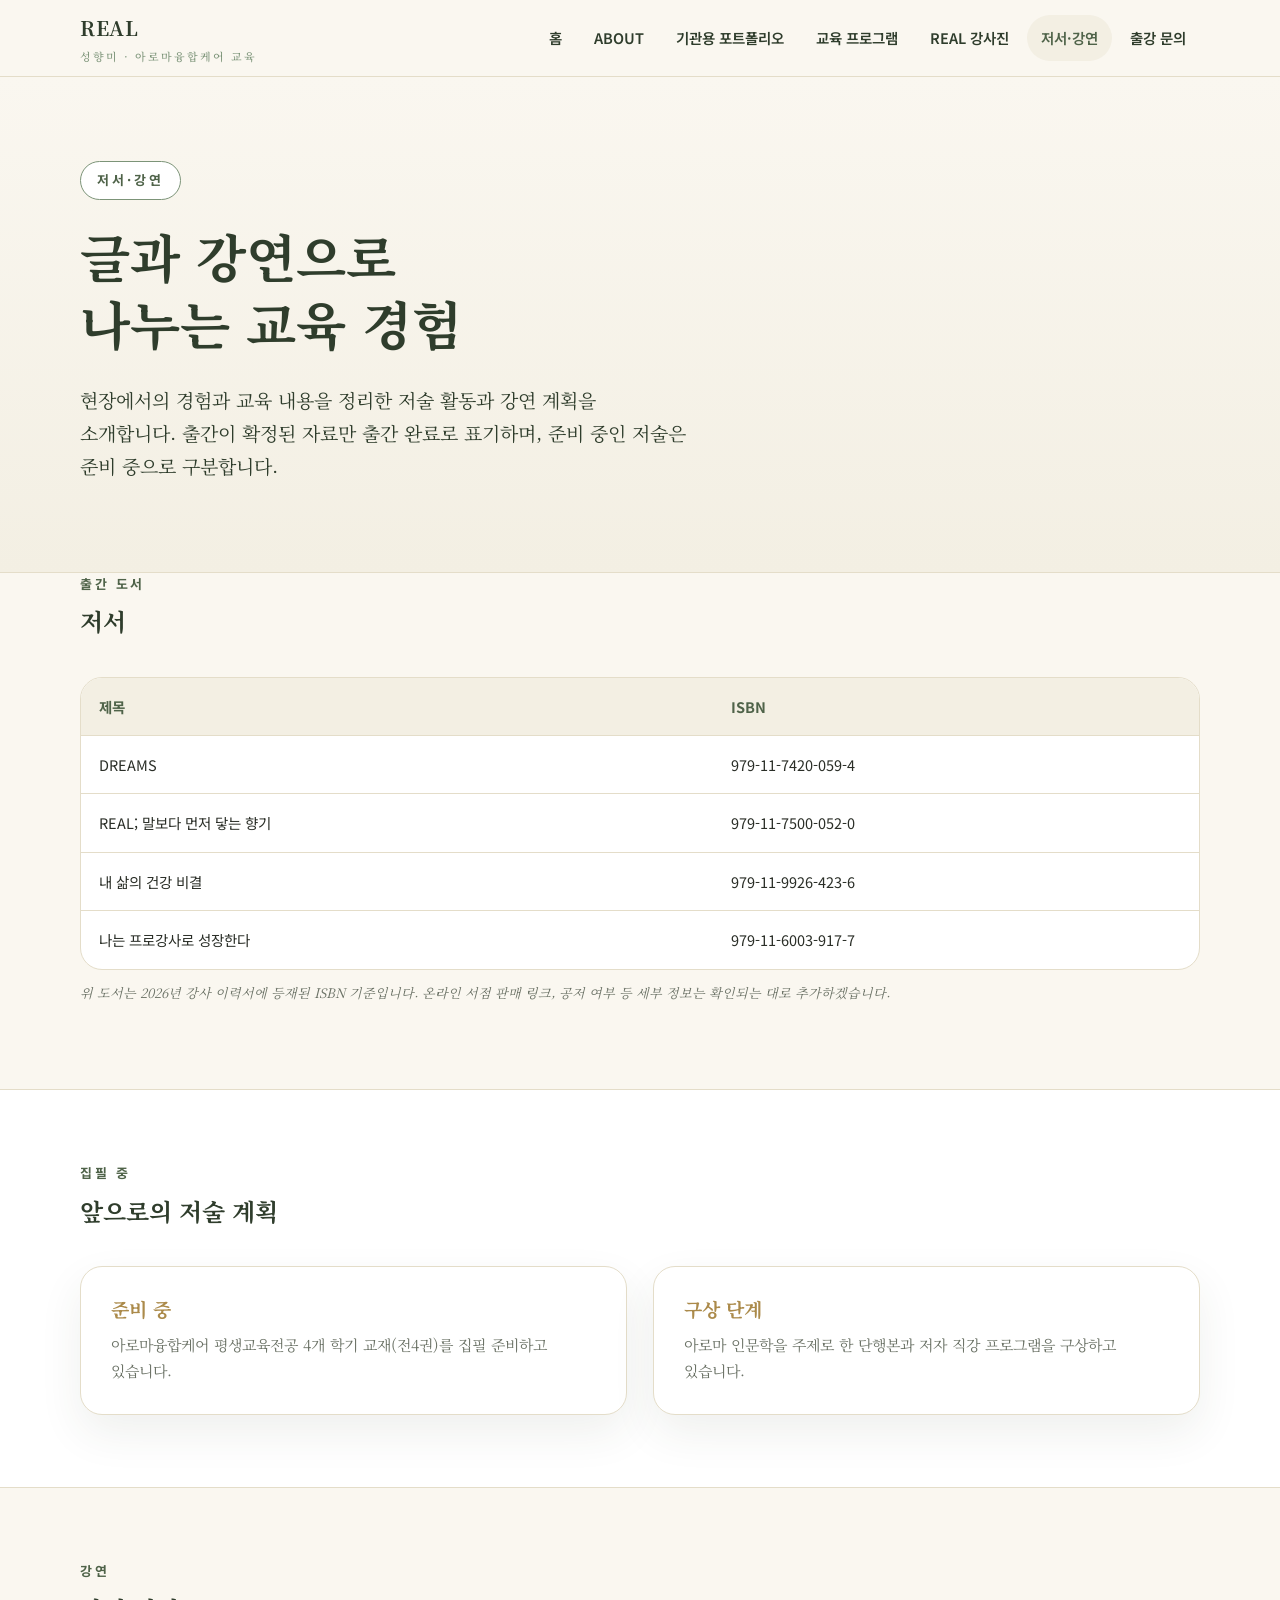
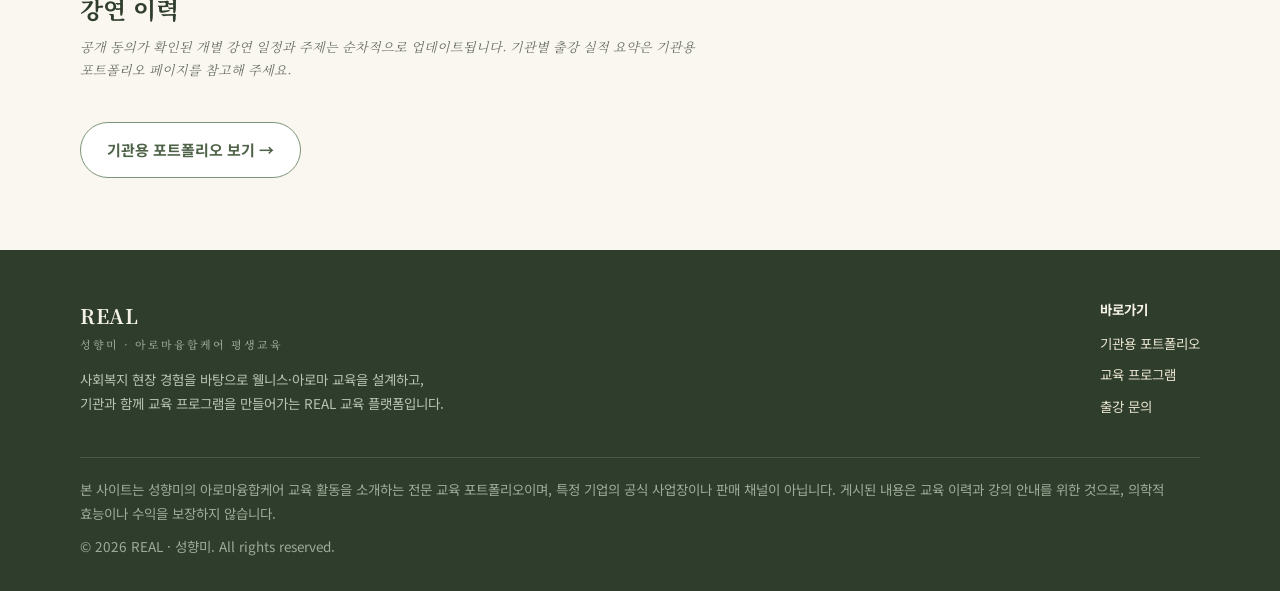
<file: real-brand/publications.html>
<!doctype html>
<html lang="ko">
<head>
<meta charset="UTF-8" />
<meta name="viewport" content="width=device-width, initial-scale=1.0" />
<title>저서·강연 | REAL</title>
<meta name="description" content="성향미의 저서 DREAMS, REAL; 말보다 먼저 닿는 향기 등 출간 도서와 강연 활동을 소개합니다." />
<link rel="canonical" href="https://real.aroma1004.com/publications.html" />
<meta name="robots" content="index,follow" />
<link rel="icon" href="data:image/svg+xml,%3Csvg xmlns='http://www.w3.org/2000/svg' viewBox='0 0 32 32'%3E%3Ccircle cx='16' cy='16' r='15' fill='%23f3efe3'/%3E%3Cpath d='M16 6c5 4 8 8 8 13a8 8 0 0 1-16 0c0-5 3-9 8-13Z' fill='none' stroke='%234f6349' stroke-width='2'/%3E%3C/svg%3E" />
<meta property="og:type" content="website" />
<meta property="og:site_name" content="REAL · 성향미" />
<meta property="og:title" content="저서·강연 | REAL" />
<meta property="og:description" content="성향미의 저서 DREAMS, REAL; 말보다 먼저 닿는 향기 등 출간 도서와 강연 활동을 소개합니다." />
<meta property="og:url" content="https://real.aroma1004.com/publications.html" />
<meta name="twitter:card" content="summary" />
<link rel="preconnect" href="https://fonts.googleapis.com">
<link rel="preconnect" href="https://fonts.gstatic.com" crossorigin>
<link href="https://fonts.googleapis.com/css2?family=Noto+Serif+KR:wght@500;700;900&family=Noto+Sans+KR:wght@400;500;600;700;800&display=swap" rel="stylesheet">
<link rel="stylesheet" href="assets/style.css" />
</head>
<body>
  <header class="site-header">
    <div class="container nav">
      <a href="index.html" class="brand">REAL<small>성향미 · 아로마융합케어 교육</small></a>
      <button class="nav-toggle btn btn-outline no-print" id="navToggle" aria-label="메뉴 열기" aria-expanded="false">메뉴</button>
      <nav class="nav-links" id="navLinks">
        <a href="index.html">홈</a>
        <a href="about.html">ABOUT</a>
        <a href="portfolio.html">기관용 포트폴리오</a>
        <a href="programs.html">교육 프로그램</a>
        <a href="team.html">REAL 강사진</a>
        <a href="publications.html" aria-current="page">저서·강연</a>
        <a href="contact.html">출강 문의</a>
      </nav>
    </div>
  </header>

  <main>

    <section class="hero">
      <div class="container">
        <span class="eyebrow">저서·강연</span>
        <h1>글과 강연으로<br>나누는 교육 경험</h1>
        <p class="lede">
          현장에서의 경험과 교육 내용을 정리한 저술 활동과 강연 계획을 소개합니다. 출간이
          확정된 자료만 출간 완료로 표기하며, 준비 중인 저술은 준비 중으로 구분합니다.
        </p>
      </div>
    </section>

    <section style="padding-top:0">
      <div class="container">
        <div class="section-head">
          <span class="tag">출간 도서</span>
          <h2>저서</h2>
        </div>
        <div class="table-wrap">
          <table>
            <thead><tr><th>제목</th><th>ISBN</th></tr></thead>
            <tbody>
              <tr><td>DREAMS</td><td>979-11-7420-059-4</td></tr>
              <tr><td>REAL; 말보다 먼저 닿는 향기</td><td>979-11-7500-052-0</td></tr>
              <tr><td>내 삶의 건강 비결</td><td>979-11-9926-423-6</td></tr>
              <tr><td>나는 프로강사로 성장한다</td><td>979-11-6003-917-7</td></tr>
            </tbody>
          </table>
        </div>
        <p class="placeholder-note" style="margin-top:12px">
          위 도서는 2026년 강사 이력서에 등재된 ISBN 기준입니다. 온라인 서점 판매 링크, 공저
          여부 등 세부 정보는 확인되는 대로 추가하겠습니다.
        </p>
      </div>
    </section>

    <section class="section-alt">
      <div class="container">
        <div class="section-head">
          <span class="tag">집필 중</span>
          <h2>앞으로의 저술 계획</h2>
        </div>
        <div class="grid grid-2">
          <div class="card">
            <h3 style="color:var(--gold)">준비 중</h3>
            <p>아로마융합케어 평생교육전공 4개 학기 교재(전4권)를 집필 준비하고 있습니다.</p>
          </div>
          <div class="card">
            <h3 style="color:var(--gold)">구상 단계</h3>
            <p>아로마 인문학을 주제로 한 단행본과 저자 직강 프로그램을 구상하고 있습니다.</p>
          </div>
        </div>
      </div>
    </section>

    <section>
      <div class="container">
        <div class="section-head">
          <span class="tag">강연</span>
          <h2>강연 이력</h2>
          <p class="placeholder-note">공개 동의가 확인된 개별 강연 일정과 주제는 순차적으로 업데이트됩니다. 기관별 출강 실적 요약은 기관용 포트폴리오 페이지를 참고해 주세요.</p>
        </div>
        <div class="hero-actions">
          <a class="btn btn-outline" href="portfolio.html">기관용 포트폴리오 보기 →</a>
        </div>
      </div>
    </section>

  </main>
  <footer>
    <div class="container footer-grid">
      <div>
        <div class="brand" style="color:#f4f1e6">REAL<small style="color:#9fab99">성향미 · 아로마융합케어 평생교육</small></div>
        <p style="margin-top:14px;max-width:46ch;color:#b9c3b4">
          사회복지 현장 경험을 바탕으로 웰니스·아로마 교육을 설계하고,
          기관과 함께 교육 프로그램을 만들어가는 REAL 교육 플랫폼입니다.
        </p>
      </div>
      <div>
        <div style="font-weight:700;color:#f4f1e6;margin-bottom:10px">바로가기</div>
        <div style="display:flex;flex-direction:column;gap:8px">
          <a href="portfolio.html">기관용 포트폴리오</a>
          <a href="programs.html">교육 프로그램</a>
          <a href="contact.html">출강 문의</a>
        </div>
      </div>
    </div>
    <div class="container footer-legal">
      <p style="margin:0;color:#9fab99">
        본 사이트는 성향미의 아로마융합케어 교육 활동을 소개하는 전문 교육 포트폴리오이며,
        특정 기업의 공식 사업장이나 판매 채널이 아닙니다. 게시된 내용은 교육 이력과 강의 안내를 위한 것으로,
        의학적 효능이나 수익을 보장하지 않습니다.
      </p>
      <p style="margin:10px 0 0;color:#9fab99">&copy; <span id="year"></span> REAL · 성향미. All rights reserved.</p>
    </div>
  </footer>
  <script>
    document.getElementById('year').textContent = new Date().getFullYear();
    var navToggle = document.getElementById('navToggle');
    var navLinks = document.getElementById('navLinks');
    navToggle.addEventListener('click', function(){
      var open = navLinks.classList.toggle('open');
      navToggle.setAttribute('aria-expanded', open ? 'true' : 'false');
    });
  </script>

</body>
</html>
</file>
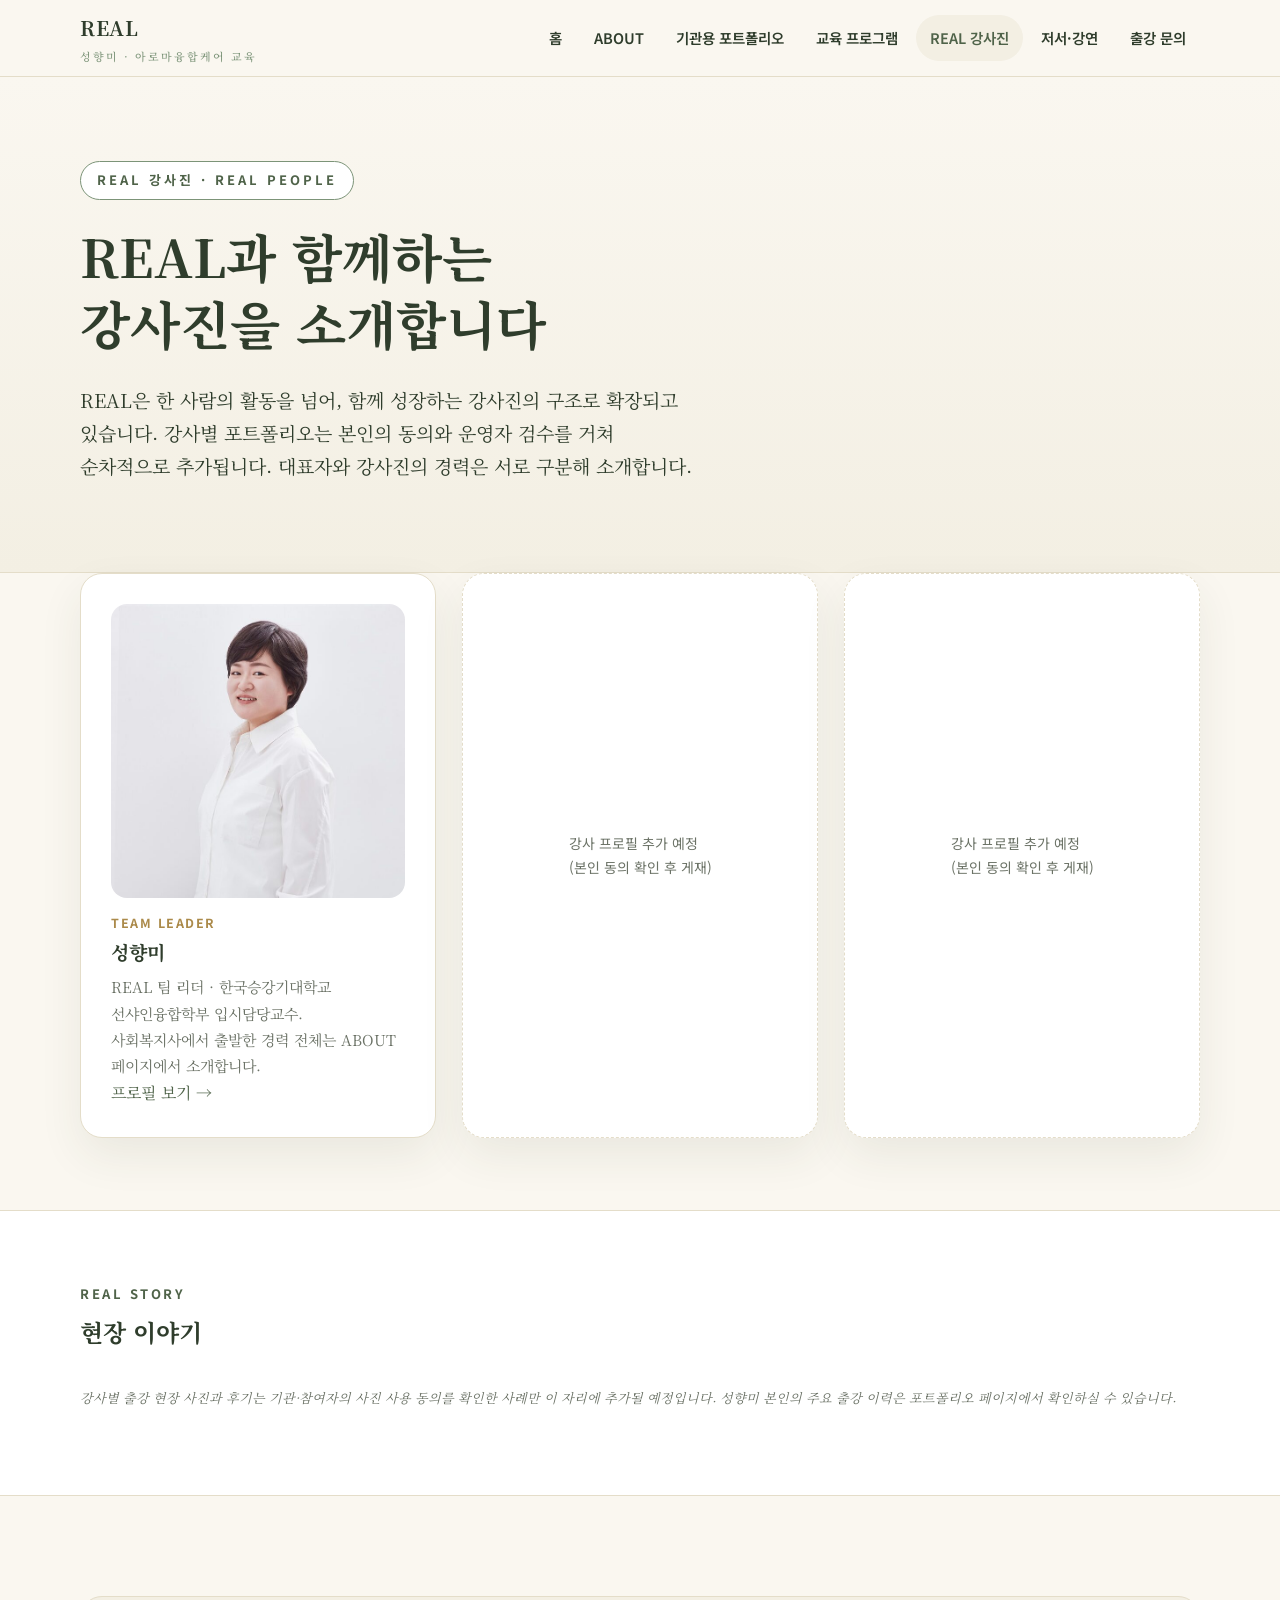
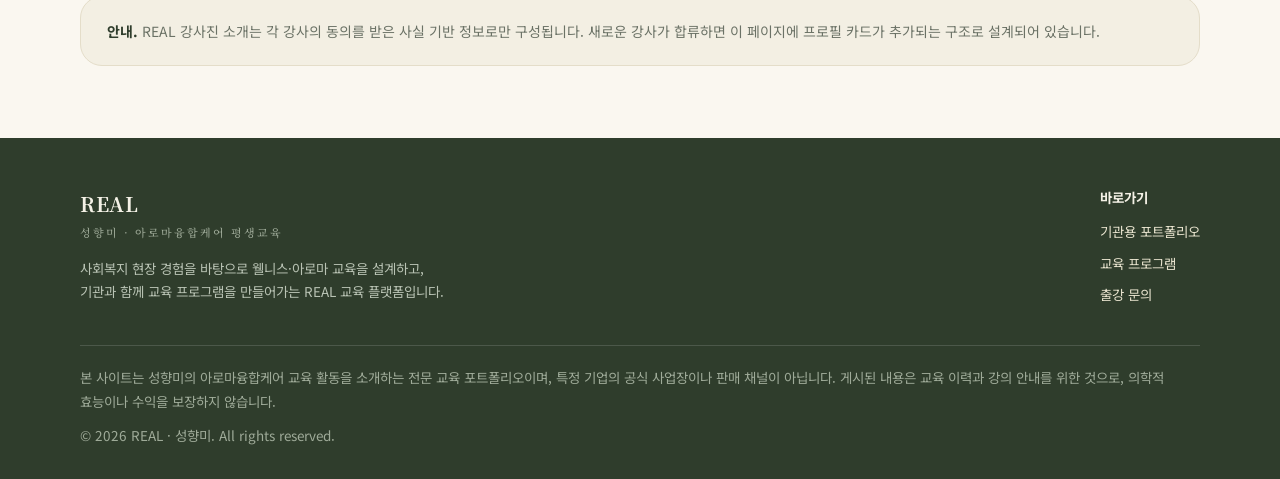
<file: real-brand/team.html>
<!doctype html>
<html lang="ko">
<head>
<meta charset="UTF-8" />
<meta name="viewport" content="width=device-width, initial-scale=1.0" />
<title>REAL 강사진 · REAL PEOPLE | REAL</title>
<meta name="description" content="REAL 교육 플랫폼을 함께 만들어가는 강사진 소개 페이지입니다. 강사별 포트폴리오는 본인 동의 확인 후 순차적으로 추가됩니다." />
<link rel="canonical" href="https://real.aroma1004.com/team.html" />
<meta name="robots" content="index,follow" />
<link rel="icon" href="data:image/svg+xml,%3Csvg xmlns='http://www.w3.org/2000/svg' viewBox='0 0 32 32'%3E%3Ccircle cx='16' cy='16' r='15' fill='%23f3efe3'/%3E%3Cpath d='M16 6c5 4 8 8 8 13a8 8 0 0 1-16 0c0-5 3-9 8-13Z' fill='none' stroke='%234f6349' stroke-width='2'/%3E%3C/svg%3E" />
<meta property="og:type" content="website" />
<meta property="og:site_name" content="REAL · 성향미" />
<meta property="og:title" content="REAL 강사진 · REAL PEOPLE | REAL" />
<meta property="og:description" content="REAL 교육 플랫폼을 함께 만들어가는 강사진 소개 페이지입니다. 강사별 포트폴리오는 본인 동의 확인 후 순차적으로 추가됩니다." />
<meta property="og:url" content="https://real.aroma1004.com/team.html" />
<meta name="twitter:card" content="summary" />
<link rel="preconnect" href="https://fonts.googleapis.com">
<link rel="preconnect" href="https://fonts.gstatic.com" crossorigin>
<link href="https://fonts.googleapis.com/css2?family=Noto+Serif+KR:wght@500;700;900&family=Noto+Sans+KR:wght@400;500;600;700;800&display=swap" rel="stylesheet">
<link rel="stylesheet" href="assets/style.css" />
</head>
<body>
  <header class="site-header">
    <div class="container nav">
      <a href="index.html" class="brand">REAL<small>성향미 · 아로마융합케어 교육</small></a>
      <button class="nav-toggle btn btn-outline no-print" id="navToggle" aria-label="메뉴 열기" aria-expanded="false">메뉴</button>
      <nav class="nav-links" id="navLinks">
        <a href="index.html">홈</a>
        <a href="about.html">ABOUT</a>
        <a href="portfolio.html">기관용 포트폴리오</a>
        <a href="programs.html">교육 프로그램</a>
        <a href="team.html" aria-current="page">REAL 강사진</a>
        <a href="publications.html">저서·강연</a>
        <a href="contact.html">출강 문의</a>
      </nav>
    </div>
  </header>

  <main>

    <section class="hero">
      <div class="container">
        <span class="eyebrow">REAL 강사진 · REAL PEOPLE</span>
        <h1>REAL과 함께하는<br>강사진을 소개합니다</h1>
        <p class="lede">
          REAL은 한 사람의 활동을 넘어, 함께 성장하는 강사진의 구조로 확장되고 있습니다.
          강사별 포트폴리오는 본인의 동의와 운영자 검수를 거쳐 순차적으로 추가됩니다. 대표자와
          강사진의 경력은 서로 구분해 소개합니다.
        </p>
      </div>
    </section>

    <section style="padding-top:0">
      <div class="container grid grid-3">
        <div class="card team-card">
          <img src="assets/photos/seonghyangmi-3.jpg" alt="성향미 프로필 사진" style="width:100%;aspect-ratio:1;object-fit:cover;object-position:top;border-radius:16px;margin-bottom:14px">
          <div class="role">Team Leader</div>
          <h3>성향미</h3>
          <p>REAL 팀 리더 · 한국승강기대학교 선샤인융합학부 입시담당교수. 사회복지사에서 출발한 경력 전체는 ABOUT 페이지에서 소개합니다.</p>
          <a href="about.html">프로필 보기 →</a>
        </div>
        <div class="card team-card placeholder">
          강사 프로필 추가 예정<br>(본인 동의 확인 후 게재)
        </div>
        <div class="card team-card placeholder">
          강사 프로필 추가 예정<br>(본인 동의 확인 후 게재)
        </div>
      </div>
    </section>

    <section class="section-alt">
      <div class="container">
        <div class="section-head">
          <span class="tag">REAL STORY</span>
          <h2>현장 이야기</h2>
        </div>
        <p class="placeholder-note">
          강사별 출강 현장 사진과 후기는 기관·참여자의 사진 사용 동의를 확인한 사례만 이 자리에
          추가될 예정입니다. 성향미 본인의 주요 출강 이력은 포트폴리오 페이지에서 확인하실 수
          있습니다.
        </p>
      </div>
    </section>

    <section>
      <div class="container">
        <div class="notice-box">
          <strong>안내.</strong> REAL 강사진 소개는 각 강사의 동의를 받은 사실 기반 정보로만 구성됩니다.
          새로운 강사가 합류하면 이 페이지에 프로필 카드가 추가되는 구조로 설계되어 있습니다.
        </div>
      </div>
    </section>

  </main>
  <footer>
    <div class="container footer-grid">
      <div>
        <div class="brand" style="color:#f4f1e6">REAL<small style="color:#9fab99">성향미 · 아로마융합케어 평생교육</small></div>
        <p style="margin-top:14px;max-width:46ch;color:#b9c3b4">
          사회복지 현장 경험을 바탕으로 웰니스·아로마 교육을 설계하고,
          기관과 함께 교육 프로그램을 만들어가는 REAL 교육 플랫폼입니다.
        </p>
      </div>
      <div>
        <div style="font-weight:700;color:#f4f1e6;margin-bottom:10px">바로가기</div>
        <div style="display:flex;flex-direction:column;gap:8px">
          <a href="portfolio.html">기관용 포트폴리오</a>
          <a href="programs.html">교육 프로그램</a>
          <a href="contact.html">출강 문의</a>
        </div>
      </div>
    </div>
    <div class="container footer-legal">
      <p style="margin:0;color:#9fab99">
        본 사이트는 성향미의 아로마융합케어 교육 활동을 소개하는 전문 교육 포트폴리오이며,
        특정 기업의 공식 사업장이나 판매 채널이 아닙니다. 게시된 내용은 교육 이력과 강의 안내를 위한 것으로,
        의학적 효능이나 수익을 보장하지 않습니다.
      </p>
      <p style="margin:10px 0 0;color:#9fab99">&copy; <span id="year"></span> REAL · 성향미. All rights reserved.</p>
    </div>
  </footer>
  <script>
    document.getElementById('year').textContent = new Date().getFullYear();
    var navToggle = document.getElementById('navToggle');
    var navLinks = document.getElementById('navLinks');
    navToggle.addEventListener('click', function(){
      var open = navLinks.classList.toggle('open');
      navToggle.setAttribute('aria-expanded', open ? 'true' : 'false');
    });
  </script>

</body>
</html>
</file>
<file: real-brand/assets/style.css>
/* REAL · 성향미 브랜드 사이트 공통 스타일
   팔레트: 아이보리 + 세이지그린, 편집 디자인 톤 */

:root{
  --ivory:#faf7f0;
  --ivory-deep:#f3efe3;
  --paper:#ffffff;
  --sage:#7c9478;
  --sage-deep:#4f6349;
  --sage-ink:#2f3d2c;
  --ink:#2a2e27;
  --muted:#6b7266;
  --line:#e4ddc9;
  --gold:#ab8a4a;
  --shadow:0 18px 44px rgba(47,61,44,.08);
  --radius:22px;
  --maxw:1120px;
}

*{box-sizing:border-box}
html{scroll-behavior:smooth}
body{
  margin:0;
  font-family:'Noto Serif KR','Georgia',serif;
  background:var(--ivory);
  color:var(--ink);
  line-height:1.75;
  word-break:keep-all;
  overflow-wrap:break-word;
}
h1,h2,h3,h4{
  font-family:'Noto Serif KR',serif;
  color:var(--sage-ink);
  line-height:1.3;
  margin:0 0 .5em;
  font-weight:700;
}
p{margin:0 0 1em;color:var(--muted)}
a{color:var(--sage-deep);text-decoration:none}
a:hover{color:var(--gold)}
img{max-width:100%;display:block}
.container{width:min(var(--maxw),92%);margin:0 auto}

/* header / nav */
.site-header{
  position:sticky;top:0;z-index:40;
  background:rgba(250,247,240,.92);
  backdrop-filter:blur(10px);
  border-bottom:1px solid var(--line);
}
.nav{
  display:flex;align-items:center;justify-content:space-between;
  height:76px;gap:16px;
}
.brand{
  font-family:'Noto Serif KR',serif;font-weight:700;font-size:20px;
  letter-spacing:.5px;color:var(--sage-ink);
}
.brand small{display:block;font-size:11px;letter-spacing:2px;color:var(--sage);font-weight:500;margin-top:2px}
.nav-links{display:flex;gap:4px;flex-wrap:wrap}
.nav-links a{
  padding:10px 14px;border-radius:999px;font-size:14.5px;font-weight:600;
  font-family:'Noto Sans KR',sans-serif;color:var(--sage-ink);
}
.nav-links a:hover,.nav-links a[aria-current="page"]{background:var(--ivory-deep);color:var(--sage-deep)}
button.nav-toggle{display:none}

/* hero */
.hero{
  padding:84px 0 70px;
  background:linear-gradient(180deg,var(--ivory) 0%,var(--ivory-deep) 100%);
  border-bottom:1px solid var(--line);
}
.eyebrow{
  display:inline-flex;align-items:center;gap:8px;
  font-family:'Noto Sans KR',sans-serif;font-size:13px;font-weight:700;
  letter-spacing:3px;color:var(--sage-deep);
  padding:7px 16px;border:1px solid var(--sage);border-radius:999px;
  margin-bottom:22px;background:var(--paper);
}
.hero h1{font-size:clamp(32px,4.4vw,52px);max-width:16ch}
.hero .lede{font-size:19px;max-width:56ch;color:var(--sage-ink)}
.hero-actions{display:flex;gap:14px;margin-top:30px;flex-wrap:wrap}

/* buttons */
.btn{
  display:inline-flex;align-items:center;gap:8px;
  font-family:'Noto Sans KR',sans-serif;font-weight:700;font-size:15px;
  padding:14px 26px;border-radius:999px;border:1px solid transparent;
  cursor:pointer;
}
.btn-primary{background:var(--sage-deep);color:#fff;box-shadow:0 14px 28px rgba(79,99,73,.22)}
.btn-primary:hover{background:var(--sage-ink);color:#fff}
.btn-outline{border-color:var(--sage);color:var(--sage-deep);background:var(--paper)}
.btn-outline:hover{background:var(--ivory-deep)}

/* sections */
section{padding:72px 0}
.section-head{max-width:640px;margin-bottom:40px}
.tag{
  font-family:'Noto Sans KR',sans-serif;font-size:13px;font-weight:700;
  letter-spacing:2.5px;color:var(--sage-deep);text-transform:uppercase;
  margin-bottom:10px;display:block;
}
.section-alt{background:var(--paper);border-top:1px solid var(--line);border-bottom:1px solid var(--line)}

/* cards / grids */
.grid{display:grid;gap:26px}
.grid-2{grid-template-columns:repeat(2,minmax(0,1fr))}
.grid-3{grid-template-columns:repeat(3,minmax(0,1fr))}
.card{
  background:var(--paper);border:1px solid var(--line);border-radius:var(--radius);
  padding:30px;box-shadow:var(--shadow);
}
.card h3{font-size:19px;margin-bottom:10px}
.card p{font-size:15px;margin-bottom:0}

/* photo placeholder (no AI-generated imagery; swap with real on-site photos) */
.photo-frame{
  border-radius:var(--radius);
  aspect-ratio:4/3;
  background:
    linear-gradient(135deg,rgba(124,148,120,.14),rgba(171,138,74,.10)),
    repeating-linear-gradient(135deg,rgba(79,99,73,.06) 0 2px,transparent 2px 22px);
  border:1px dashed var(--sage);
  display:flex;align-items:center;justify-content:center;
  text-align:center;padding:24px;
}
.photo-frame span{
  font-family:'Noto Sans KR',sans-serif;font-size:13px;color:var(--sage-deep);
  font-weight:600;line-height:1.6;
}

/* timeline (About) */
.timeline{display:flex;flex-direction:column;gap:0;border-left:2px solid var(--sage);margin-left:10px}
.timeline-item{position:relative;padding:0 0 42px 32px}
.timeline-item:last-child{padding-bottom:0}
.timeline-item::before{
  content:'';position:absolute;left:-7px;top:4px;width:12px;height:12px;
  border-radius:50%;background:var(--sage-deep);border:3px solid var(--ivory);
}
.timeline-stage{font-family:'Noto Sans KR',sans-serif;font-size:13px;font-weight:700;color:var(--gold);letter-spacing:1px;margin-bottom:4px}
.timeline-item h3{margin-bottom:8px}

/* table (lecture cases, publications) */
.table-wrap{overflow-x:auto;border:1px solid var(--line);border-radius:var(--radius);background:var(--paper)}
table{width:100%;border-collapse:collapse;font-family:'Noto Sans KR',sans-serif;font-size:14.5px}
th,td{padding:16px 18px;text-align:left;border-bottom:1px solid var(--line)}
th{color:var(--sage-deep);font-weight:700;background:var(--ivory-deep)}
tr:last-child td{border-bottom:none}
.placeholder-note{font-size:13px;color:var(--muted);font-style:italic}

/* instructor card (team) */
.team-card{text-align:left}
.team-card .role{
  font-family:'Noto Sans KR',sans-serif;font-size:12.5px;font-weight:700;
  letter-spacing:1.5px;color:var(--gold);text-transform:uppercase;margin-bottom:6px;
}
.team-card.placeholder{
  display:flex;align-items:center;justify-content:center;
  border-style:dashed;color:var(--muted);font-family:'Noto Sans KR',sans-serif;font-size:14px;
}

/* contact */
.contact-card{background:var(--sage-ink);color:#f4f1e6;border-radius:28px;padding:44px}
.contact-card h2{color:#fff}
.contact-card p{color:#dfe6dc}
.contact-row{display:flex;gap:18px;flex-wrap:wrap;margin-top:24px}
.contact-pill{
  display:flex;align-items:center;gap:10px;background:rgba(255,255,255,.08);
  border:1px solid rgba(255,255,255,.22);border-radius:999px;padding:12px 20px;
  font-family:'Noto Sans KR',sans-serif;font-size:14.5px;color:#f4f1e6;
}
.notice-box{
  background:var(--ivory-deep);border:1px solid var(--line);border-radius:var(--radius);
  padding:22px 26px;font-family:'Noto Sans KR',sans-serif;font-size:14px;color:var(--muted);
  margin-top:28px;
}
.notice-box strong{color:var(--sage-ink)}

/* footer */
footer{
  background:var(--sage-ink);color:#cfd8cb;padding:48px 0 32px;
  font-family:'Noto Sans KR',sans-serif;font-size:13.5px;
}
footer a{color:#e9e4cf}
.footer-grid{display:flex;justify-content:space-between;gap:24px;flex-wrap:wrap}
.footer-legal{margin-top:28px;padding-top:20px;border-top:1px solid rgba(255,255,255,.14);color:#9fab99}

/* print */
@media print{
  .site-header,.hero-actions,footer,.no-print{display:none !important}
  body{background:#fff;color:#111}
  section{padding:18px 0}
  .card,.contact-card{box-shadow:none;border:1px solid #ccc}
  a{color:#111;text-decoration:underline}
}

/* responsive */
@media (max-width:860px){
  .grid-3{grid-template-columns:1fr}
  .grid-2{grid-template-columns:1fr}
  .nav-links{display:none}
  button.nav-toggle{display:inline-flex}
  .nav-links.open{
    display:flex;flex-direction:column;position:absolute;top:76px;left:0;right:0;
    background:var(--paper);border-bottom:1px solid var(--line);padding:12px;gap:4px;
  }
}
@media (max-width:640px){
  section{padding:54px 0}
  .hero{padding:64px 0 48px}
  .contact-card{padding:28px}
}
</file>
